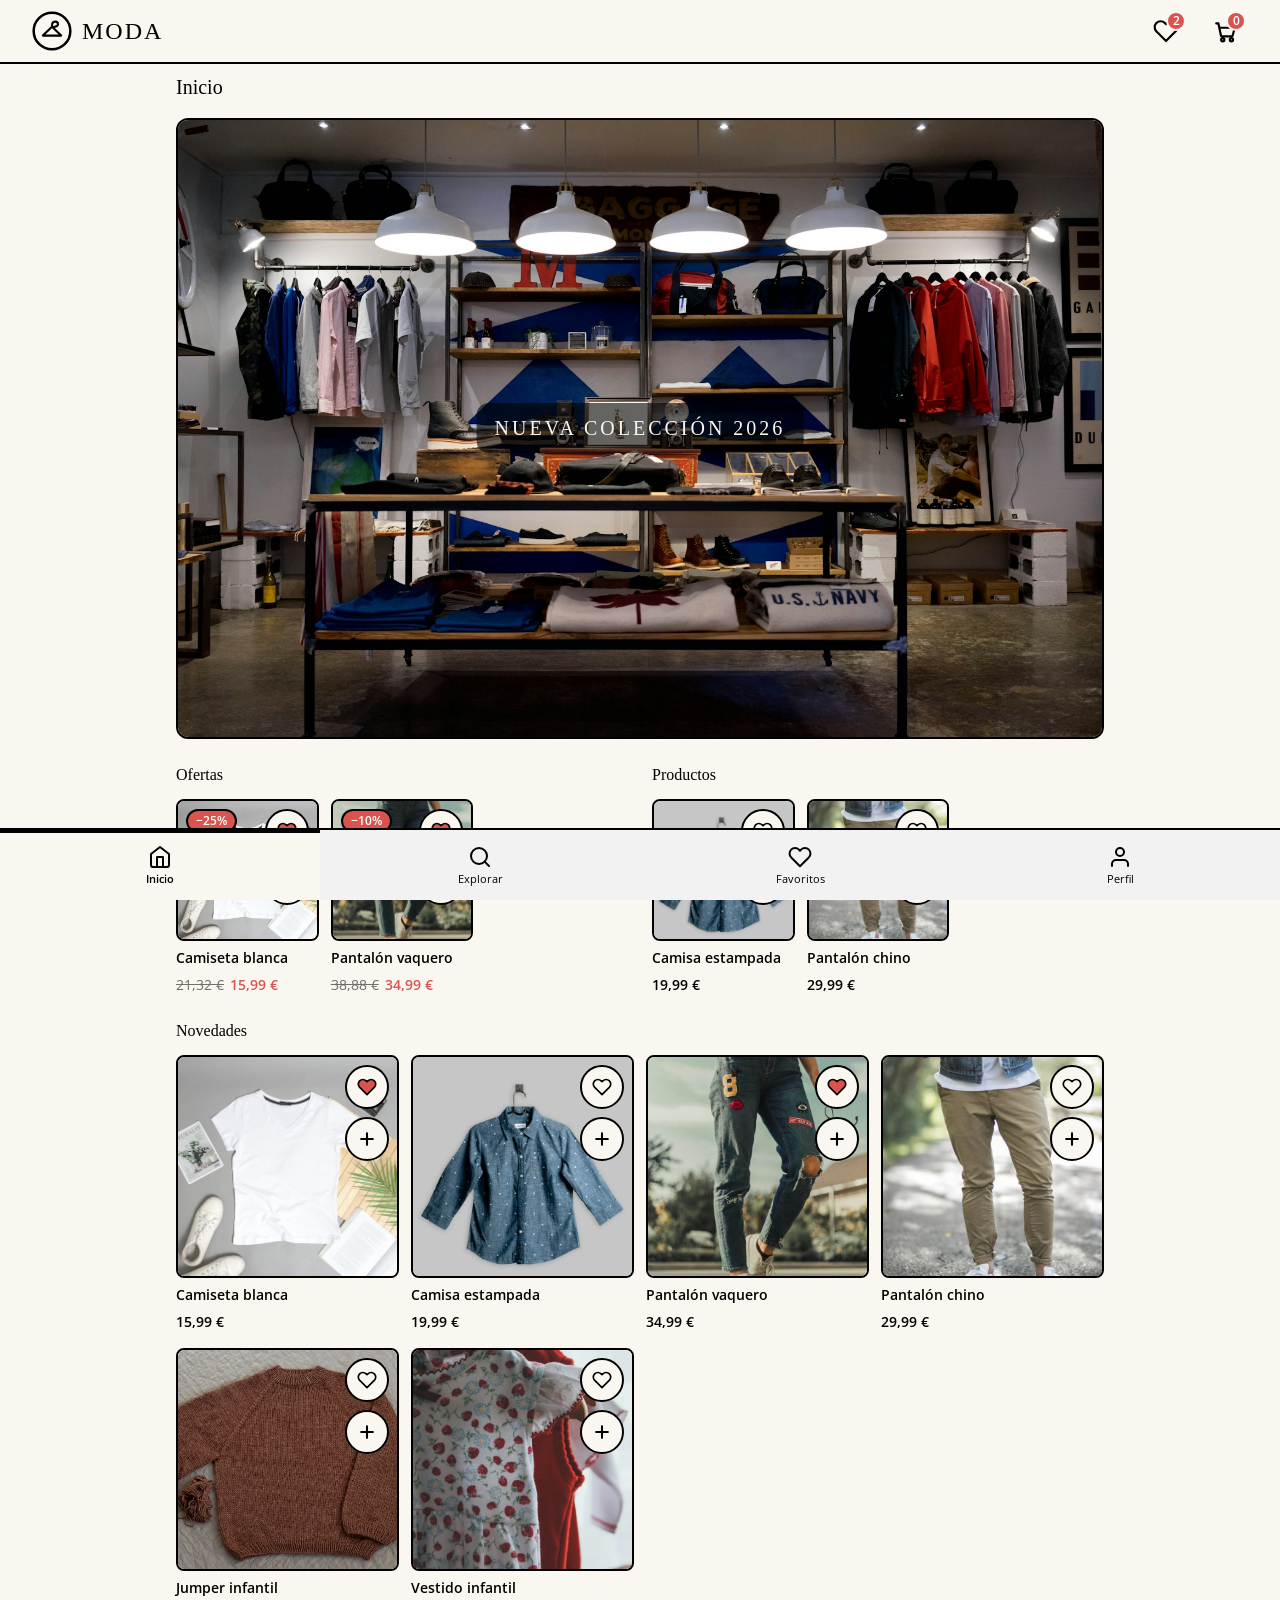
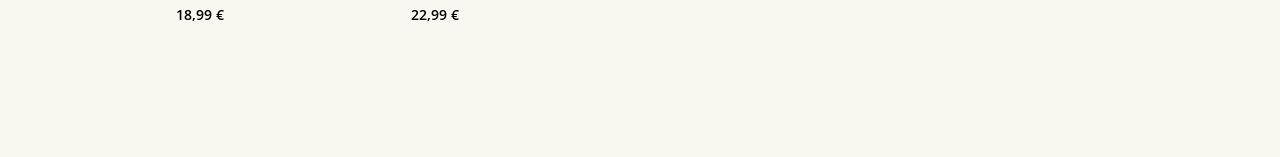
<file: index.html>
<!DOCTYPE html>
<html lang="es">
<head>
  <meta charset="UTF-8">
  <meta name="viewport" content="width=device-width, initial-scale=1.0">
  <meta name="description" content="Inicio de la tienda online de ropa — práctica DIW UT1 PR1.">
  <!-- Imágenes de producto: Unsplash (uso libre) -->
  <title>Inicio · Tienda PR1</title>
  <link rel="preconnect" href="https://fonts.googleapis.com">
  <link rel="preconnect" href="https://fonts.gstatic.com" crossorigin>
  <link href="https://fonts.googleapis.com/css2?family=Emberley&family=Open+Sans:wght@400;600&display=swap" rel="stylesheet">
  <link rel="stylesheet" href="css/base.css">
  <link rel="stylesheet" href="css/pantallas.css">
</head>
<body>
  <a class="saltar" href="#contenido">Saltar al contenido</a>

  <header class="cabecera">
    <a class="cabecera__logo" href="index.html" aria-label="MODA — ir a la portada">
      <svg class="logo__icono" viewBox="0 0 48 48" aria-hidden="true">
        <circle cx="24" cy="24" r="22" fill="#FAF6F0" stroke="#000000" stroke-width="3"></circle>
        <g fill="none" stroke="#000000" stroke-width="2.5" stroke-linecap="round" stroke-linejoin="round">
          <path d="M24 17.5c0-3 1.8-4.7 4-4.7 1.9 0 3.2 1.4 3.2 3.2 0 2.8-7.2 4.6-7.2 1.5"></path>
          <path d="M24 19 13 29.5h22L24 19z"></path>
        </g>
      </svg>
      <span class="logo__texto">MODA</span>
    </a>
    <a class="cabecera__fav" href="favoritos.html" aria-label="Ver favoritos">
      <svg class="cabecera__icono" viewBox="0 0 24 24" fill="none" stroke="currentColor" stroke-width="2" stroke-linecap="round" stroke-linejoin="round" aria-hidden="true">
        <path d="M20.84 4.61a5.5 5.5 0 0 0-7.78 0L12 5.67l-1.06-1.06a5.5 5.5 0 0 0-7.78 7.78l1.06 1.06L12 21.23l7.78-7.78 1.06-1.06a5.5 5.5 0 0 0 0-7.78z"></path>
      </svg>
      <span class="cabecera__badge" aria-hidden="true">0</span>
    </a>
    <a class="cabecera__carrito" href="carrito.html" aria-label="Ver carrito de compra">
      <svg class="cabecera__icono" viewBox="0 0 24 24" fill="none" stroke="currentColor" stroke-width="2" stroke-linecap="round" stroke-linejoin="round" aria-hidden="true">
        <circle cx="9" cy="20" r="1.5"></circle>
        <circle cx="17" cy="20" r="1.5"></circle>
        <path d="M3 5h2l2.3 11.1a1 1 0 0 0 1 .9h8.9a1 1 0 0 0 1-.8L20 9H6"></path>
      </svg>
      <span class="cabecera__badge" aria-hidden="true">0</span>
    </a>
  </header>

  <main id="contenido" class="contenedor">
    <h1 class="titulo-pantalla">Inicio</h1>

    <!-- BANNER -->
    <section class="banner" aria-label="Banner promocional">
      <img class="banner__img" src="assets/banner.jpg" alt="Interior de la tienda de ropa">
      <p class="banner__etiqueta">NUEVA COLECCIÓN 2026</p>
    </section>

    <!-- FILA: OFERTAS + PRODUCTOS -->
    <div class="fila-bloques">
      <section class="bloque" aria-labelledby="titulo-ofertas">
        <h2 class="bloque__titulo" id="titulo-ofertas">Ofertas</h2>
        <div class="grid-prod">
          <article class="prod" data-nombre="Camiseta blanca">
            <div class="prod__media">
              <img src="assets/img-w1.jpg" alt="Camiseta blanca (foto de producto)">
              <button type="button" class="prod__fav" data-fav="w1" aria-pressed="false" aria-label="Guardar Camiseta blanca en favoritos">
                <svg viewBox="0 0 24 24" fill="none" stroke="var(--negro)" stroke-width="2" stroke-linecap="round" stroke-linejoin="round" aria-hidden="true"><path d="M20.84 4.61a5.5 5.5 0 0 0-7.78 0L12 5.67l-1.06-1.06a5.5 5.5 0 0 0-7.78 7.78l1.06 1.06L12 21.23l7.78-7.78 1.06-1.06a5.5 5.5 0 0 0 0-7.78z"></path></svg>
              </button>
              <span class="prod__badge">−25%</span>
              <button type="button" class="prod__add" data-add="w1" aria-label="Añadir Camiseta blanca al carrito">
                <svg viewBox="0 0 24 24" fill="none" stroke="currentColor" stroke-width="2.5" stroke-linecap="round" aria-hidden="true"><path d="M12 5v14M5 12h14"></path></svg>
              </button>
            </div>
            <h3 class="prod__nombre">Camiseta blanca</h3>
            <p class="prod__precio"><s class="prod__precio-antiguo">21,32 €</s><span class="prod__precio-final">15,99 €</span></p>
          </article>

          <article class="prod" data-nombre="Pantalón vaquero">
            <div class="prod__media">
              <img src="assets/img-h1.jpg" alt="Pantalón vaquero (foto de producto)">
              <button type="button" class="prod__fav" data-fav="h1" aria-pressed="false" aria-label="Guardar Pantalón vaquero en favoritos">
                <svg viewBox="0 0 24 24" fill="none" stroke="var(--negro)" stroke-width="2" stroke-linecap="round" stroke-linejoin="round" aria-hidden="true"><path d="M20.84 4.61a5.5 5.5 0 0 0-7.78 0L12 5.67l-1.06-1.06a5.5 5.5 0 0 0-7.78 7.78l1.06 1.06L12 21.23l7.78-7.78 1.06-1.06a5.5 5.5 0 0 0 0-7.78z"></path></svg>
              </button>
              <span class="prod__badge">−10%</span>
              <button type="button" class="prod__add" data-add="h1" aria-label="Añadir Pantalón vaquero al carrito">
                <svg viewBox="0 0 24 24" fill="none" stroke="currentColor" stroke-width="2.5" stroke-linecap="round" aria-hidden="true"><path d="M12 5v14M5 12h14"></path></svg>
              </button>
            </div>
            <h3 class="prod__nombre">Pantalón vaquero</h3>
            <p class="prod__precio"><s class="prod__precio-antiguo">38,88 €</s><span class="prod__precio-final">34,99 €</span></p>
          </article>
        </div>
      </section>

      <section class="bloque" aria-labelledby="titulo-productos">
        <h2 class="bloque__titulo" id="titulo-productos">Productos</h2>
        <div class="grid-prod">
          <article class="prod" data-nombre="Camisa estampada">
            <div class="prod__media">
              <img src="assets/img-w2.jpg" alt="Camisa estampada (foto de producto)">
              <button type="button" class="prod__fav" data-fav="w2" aria-pressed="false" aria-label="Guardar Camisa estampada en favoritos">
                <svg viewBox="0 0 24 24" fill="none" stroke="var(--negro)" stroke-width="2" stroke-linecap="round" stroke-linejoin="round" aria-hidden="true"><path d="M20.84 4.61a5.5 5.5 0 0 0-7.78 0L12 5.67l-1.06-1.06a5.5 5.5 0 0 0-7.78 7.78l1.06 1.06L12 21.23l7.78-7.78 1.06-1.06a5.5 5.5 0 0 0 0-7.78z"></path></svg>
              </button>
              <button type="button" class="prod__add" data-add="w2" aria-label="Añadir Camisa estampada al carrito">
                <svg viewBox="0 0 24 24" fill="none" stroke="currentColor" stroke-width="2.5" stroke-linecap="round" aria-hidden="true"><path d="M12 5v14M5 12h14"></path></svg>
              </button>
            </div>
            <h3 class="prod__nombre">Camisa estampada</h3>
            <p class="prod__precio">19,99 €</p>
          </article>

          <article class="prod" data-nombre="Pantalón chino">
            <div class="prod__media">
              <img src="assets/img-h2.jpg" alt="Pantalón chino (foto de producto)">
              <button type="button" class="prod__fav" data-fav="h2" aria-pressed="false" aria-label="Guardar Pantalón chino en favoritos">
                <svg viewBox="0 0 24 24" fill="none" stroke="var(--negro)" stroke-width="2" stroke-linecap="round" stroke-linejoin="round" aria-hidden="true"><path d="M20.84 4.61a5.5 5.5 0 0 0-7.78 0L12 5.67l-1.06-1.06a5.5 5.5 0 0 0-7.78 7.78l1.06 1.06L12 21.23l7.78-7.78 1.06-1.06a5.5 5.5 0 0 0 0-7.78z"></path></svg>
              </button>
              <button type="button" class="prod__add" data-add="h2" aria-label="Añadir Pantalón chino al carrito">
                <svg viewBox="0 0 24 24" fill="none" stroke="currentColor" stroke-width="2.5" stroke-linecap="round" aria-hidden="true"><path d="M12 5v14M5 12h14"></path></svg>
              </button>
            </div>
            <h3 class="prod__nombre">Pantalón chino</h3>
            <p class="prod__precio">29,99 €</p>
          </article>
        </div>
      </section>
    </div>

    <!-- NOVEDADES -->
    <section class="bloque" aria-labelledby="titulo-novedades">
      <h2 class="bloque__titulo" id="titulo-novedades">Novedades</h2>
      <div class="grid-prod grid-prod--ancho">
        <article class="prod" data-nombre="Camiseta blanca">
          <div class="prod__media">
            <img src="assets/img-w1.jpg" alt="Camiseta blanca (foto de producto)">
            <button type="button" class="prod__fav" data-fav="w1" aria-pressed="false" aria-label="Guardar Camiseta blanca en favoritos">
              <svg viewBox="0 0 24 24" fill="none" stroke="var(--negro)" stroke-width="2" stroke-linecap="round" stroke-linejoin="round" aria-hidden="true"><path d="M20.84 4.61a5.5 5.5 0 0 0-7.78 0L12 5.67l-1.06-1.06a5.5 5.5 0 0 0-7.78 7.78l1.06 1.06L12 21.23l7.78-7.78 1.06-1.06a5.5 5.5 0 0 0 0-7.78z"></path></svg>
            </button>
            <button type="button" class="prod__add" data-add="w1" aria-label="Añadir Camiseta blanca al carrito">
              <svg viewBox="0 0 24 24" fill="none" stroke="currentColor" stroke-width="2.5" stroke-linecap="round" aria-hidden="true"><path d="M12 5v14M5 12h14"></path></svg>
            </button>
          </div>
          <h3 class="prod__nombre">Camiseta blanca</h3>
          <p class="prod__precio">15,99 €</p>
        </article>

        <article class="prod" data-nombre="Camisa estampada">
          <div class="prod__media">
            <img src="assets/img-w2.jpg" alt="Camisa estampada (foto de producto)">
            <button type="button" class="prod__fav" data-fav="w2" aria-pressed="false" aria-label="Guardar Camisa estampada en favoritos">
              <svg viewBox="0 0 24 24" fill="none" stroke="var(--negro)" stroke-width="2" stroke-linecap="round" stroke-linejoin="round" aria-hidden="true"><path d="M20.84 4.61a5.5 5.5 0 0 0-7.78 0L12 5.67l-1.06-1.06a5.5 5.5 0 0 0-7.78 7.78l1.06 1.06L12 21.23l7.78-7.78 1.06-1.06a5.5 5.5 0 0 0 0-7.78z"></path></svg>
            </button>
            <button type="button" class="prod__add" data-add="w2" aria-label="Añadir Camisa estampada al carrito">
              <svg viewBox="0 0 24 24" fill="none" stroke="currentColor" stroke-width="2.5" stroke-linecap="round" aria-hidden="true"><path d="M12 5v14M5 12h14"></path></svg>
            </button>
          </div>
          <h3 class="prod__nombre">Camisa estampada</h3>
          <p class="prod__precio">19,99 €</p>
        </article>

        <article class="prod" data-nombre="Pantalón vaquero">
          <div class="prod__media">
            <img src="assets/img-h1.jpg" alt="Pantalón vaquero (foto de producto)">
            <button type="button" class="prod__fav" data-fav="h1" aria-pressed="false" aria-label="Guardar Pantalón vaquero en favoritos">
              <svg viewBox="0 0 24 24" fill="none" stroke="var(--negro)" stroke-width="2" stroke-linecap="round" stroke-linejoin="round" aria-hidden="true"><path d="M20.84 4.61a5.5 5.5 0 0 0-7.78 0L12 5.67l-1.06-1.06a5.5 5.5 0 0 0-7.78 7.78l1.06 1.06L12 21.23l7.78-7.78 1.06-1.06a5.5 5.5 0 0 0 0-7.78z"></path></svg>
            </button>
            <button type="button" class="prod__add" data-add="h1" aria-label="Añadir Pantalón vaquero al carrito">
              <svg viewBox="0 0 24 24" fill="none" stroke="currentColor" stroke-width="2.5" stroke-linecap="round" aria-hidden="true"><path d="M12 5v14M5 12h14"></path></svg>
            </button>
          </div>
          <h3 class="prod__nombre">Pantalón vaquero</h3>
          <p class="prod__precio">34,99 €</p>
        </article>

        <article class="prod" data-nombre="Pantalón chino">
          <div class="prod__media">
            <img src="assets/img-h2.jpg" alt="Pantalón chino (foto de producto)">
            <button type="button" class="prod__fav" data-fav="h2" aria-pressed="false" aria-label="Guardar Pantalón chino en favoritos">
              <svg viewBox="0 0 24 24" fill="none" stroke="var(--negro)" stroke-width="2" stroke-linecap="round" stroke-linejoin="round" aria-hidden="true"><path d="M20.84 4.61a5.5 5.5 0 0 0-7.78 0L12 5.67l-1.06-1.06a5.5 5.5 0 0 0-7.78 7.78l1.06 1.06L12 21.23l7.78-7.78 1.06-1.06a5.5 5.5 0 0 0 0-7.78z"></path></svg>
            </button>
            <button type="button" class="prod__add" data-add="h2" aria-label="Añadir Pantalón chino al carrito">
              <svg viewBox="0 0 24 24" fill="none" stroke="currentColor" stroke-width="2.5" stroke-linecap="round" aria-hidden="true"><path d="M12 5v14M5 12h14"></path></svg>
            </button>
          </div>
          <h3 class="prod__nombre">Pantalón chino</h3>
          <p class="prod__precio">29,99 €</p>
        </article>

        <article class="prod" data-nombre="Jumper infantil">
          <div class="prod__media">
            <img src="assets/img-n1.jpg" alt="Jumper infantil (foto de producto)">
            <button type="button" class="prod__fav" data-fav="n1" aria-pressed="false" aria-label="Guardar Jumper infantil en favoritos">
              <svg viewBox="0 0 24 24" fill="none" stroke="var(--negro)" stroke-width="2" stroke-linecap="round" stroke-linejoin="round" aria-hidden="true"><path d="M20.84 4.61a5.5 5.5 0 0 0-7.78 0L12 5.67l-1.06-1.06a5.5 5.5 0 0 0-7.78 7.78l1.06 1.06L12 21.23l7.78-7.78 1.06-1.06a5.5 5.5 0 0 0 0-7.78z"></path></svg>
            </button>
            <button type="button" class="prod__add" data-add="n1" aria-label="Añadir Jumper infantil al carrito">
              <svg viewBox="0 0 24 24" fill="none" stroke="currentColor" stroke-width="2.5" stroke-linecap="round" aria-hidden="true"><path d="M12 5v14M5 12h14"></path></svg>
            </button>
          </div>
          <h3 class="prod__nombre">Jumper infantil</h3>
          <p class="prod__precio">18,99 €</p>
        </article>

        <article class="prod" data-nombre="Vestido infantil">
          <div class="prod__media">
            <img src="assets/img-n2.jpg" alt="Vestido infantil (foto de producto)">
            <button type="button" class="prod__fav" data-fav="n2" aria-pressed="false" aria-label="Guardar Vestido infantil en favoritos">
              <svg viewBox="0 0 24 24" fill="none" stroke="var(--negro)" stroke-width="2" stroke-linecap="round" stroke-linejoin="round" aria-hidden="true"><path d="M20.84 4.61a5.5 5.5 0 0 0-7.78 0L12 5.67l-1.06-1.06a5.5 5.5 0 0 0-7.78 7.78l1.06 1.06L12 21.23l7.78-7.78 1.06-1.06a5.5 5.5 0 0 0 0-7.78z"></path></svg>
            </button>
            <button type="button" class="prod__add" data-add="n2" aria-label="Añadir Vestido infantil al carrito">
              <svg viewBox="0 0 24 24" fill="none" stroke="currentColor" stroke-width="2.5" stroke-linecap="round" aria-hidden="true"><path d="M12 5v14M5 12h14"></path></svg>
            </button>
          </div>
          <h3 class="prod__nombre">Vestido infantil</h3>
          <p class="prod__precio">22,99 €</p>
        </article>
      </div>
    </section>
  </main>

  <nav class="nav-inferior" aria-label="Navegación principal">
    <a class="nav-inferior__tab" href="index.html" aria-current="page">
      <svg viewBox="0 0 24 24" fill="none" stroke="currentColor" stroke-width="2" stroke-linecap="round" stroke-linejoin="round" aria-hidden="true">
        <path d="M3 9l9-7 9 7v11a2 2 0 0 1-2 2H5a2 2 0 0 1-2-2z"></path>
        <polyline points="9 22 9 12 15 12 15 22"></polyline>
      </svg>
      <span>Inicio</span>
    </a>
    <a class="nav-inferior__tab" href="explorar.html">
      <svg viewBox="0 0 24 24" fill="none" stroke="currentColor" stroke-width="2" stroke-linecap="round" stroke-linejoin="round" aria-hidden="true">
        <circle cx="11" cy="11" r="8"></circle>
        <line x1="21" y1="21" x2="16.65" y2="16.65"></line>
      </svg>
      <span>Explorar</span>
    </a>
    <a class="nav-inferior__tab" href="favoritos.html">
      <svg viewBox="0 0 24 24" fill="none" stroke="currentColor" stroke-width="2" stroke-linecap="round" stroke-linejoin="round" aria-hidden="true">
        <path d="M20.84 4.61a5.5 5.5 0 0 0-7.78 0L12 5.67l-1.06-1.06a5.5 5.5 0 0 0-7.78 7.78l1.06 1.06L12 21.23l7.78-7.78 1.06-1.06a5.5 5.5 0 0 0 0-7.78z"></path>
      </svg>
      <span>Favoritos</span>
    </a>
    <a class="nav-inferior__tab" href="perfil.html">
      <svg viewBox="0 0 24 24" fill="none" stroke="currentColor" stroke-width="2" stroke-linecap="round" stroke-linejoin="round" aria-hidden="true">
        <path d="M20 21v-2a4 4 0 0 0-4-4H8a4 4 0 0 0-4 4v2"></path>
        <circle cx="12" cy="7" r="4"></circle>
      </svg>
      <span>Perfil</span>
    </a>
  </nav>

  <script src="js/app.js"></script>
</body>
</html>
</file>
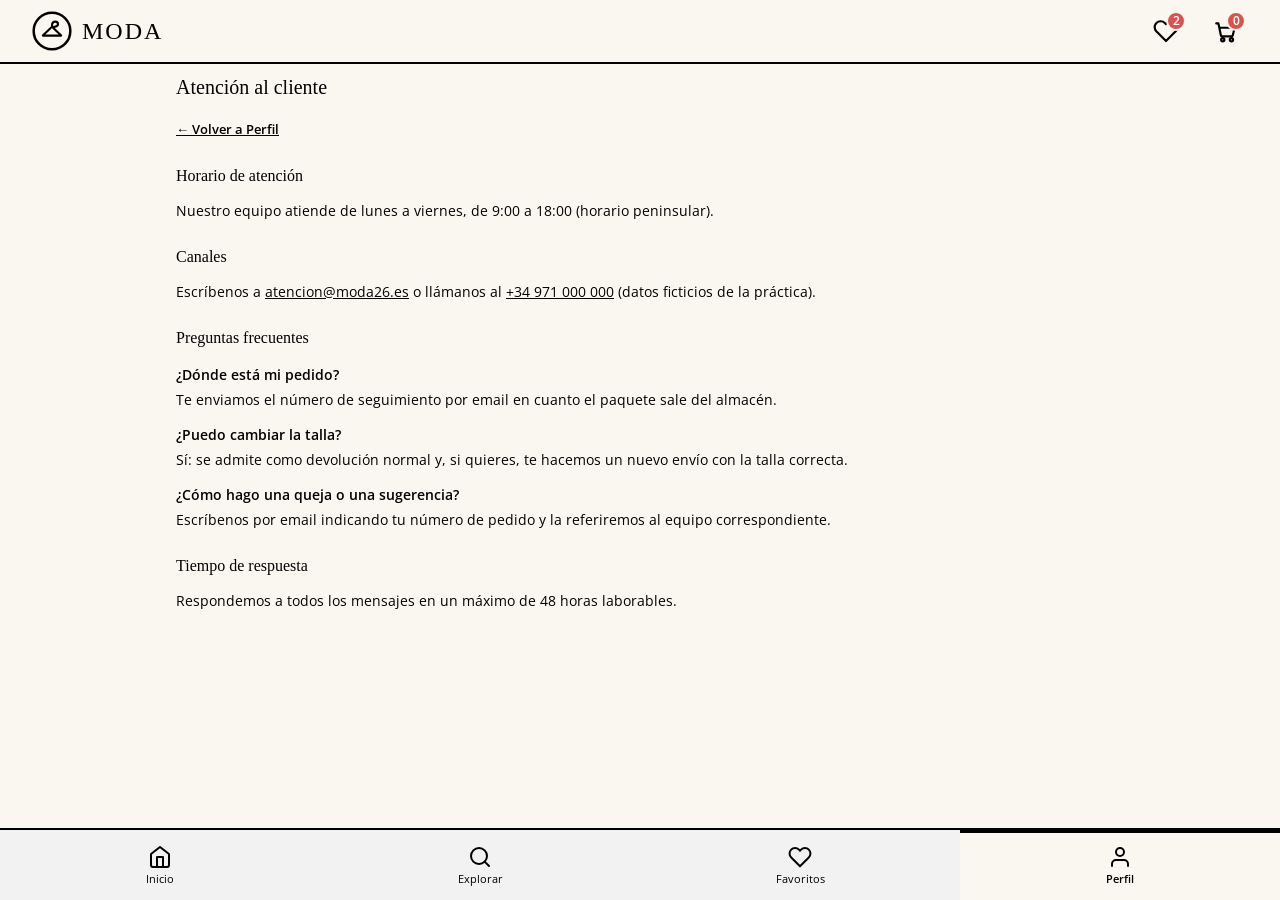
<file: atencion-al-cliente.html>
<!DOCTYPE html>
<html lang="es">
<head>
  <meta charset="UTF-8">
  <meta name="viewport" content="width=device-width, initial-scale=1.0">
  <meta name="description" content="Atención al cliente: horario, canales, preguntas frecuentes y tiempo de respuesta — práctica DIW UT1 PR1.">
  <title>Atención al cliente · Tienda PR1</title>
  <link rel="preconnect" href="https://fonts.googleapis.com">
  <link rel="preconnect" href="https://fonts.gstatic.com" crossorigin>
  <link href="https://fonts.googleapis.com/css2?family=Emberley&family=Open+Sans:wght@400;600&display=swap" rel="stylesheet">
  <link rel="stylesheet" href="css/base.css">
  <link rel="stylesheet" href="css/pantallas.css">
</head>
<body>
  <a class="saltar" href="#contenido">Saltar al contenido</a>

  <header class="cabecera">
    <a class="cabecera__logo" href="index.html" aria-label="MODA — ir a la portada">
      <svg class="logo__icono" viewBox="0 0 48 48" aria-hidden="true">
        <circle cx="24" cy="24" r="22" fill="#FAF6F0" stroke="#000000" stroke-width="3"></circle>
        <g fill="none" stroke="#000000" stroke-width="2.5" stroke-linecap="round" stroke-linejoin="round">
          <path d="M24 17.5c0-3 1.8-4.7 4-4.7 1.9 0 3.2 1.4 3.2 3.2 0 2.8-7.2 4.6-7.2 1.5"></path>
          <path d="M24 19 13 29.5h22L24 19z"></path>
        </g>
      </svg>
      <span class="logo__texto">MODA</span>
    </a>
    <a class="cabecera__fav" href="favoritos.html" aria-label="Ver favoritos">
      <svg class="cabecera__icono" viewBox="0 0 24 24" fill="none" stroke="currentColor" stroke-width="2" stroke-linecap="round" stroke-linejoin="round" aria-hidden="true">
        <path d="M20.84 4.61a5.5 5.5 0 0 0-7.78 0L12 5.67l-1.06-1.06a5.5 5.5 0 0 0-7.78 7.78l1.06 1.06L12 21.23l7.78-7.78 1.06-1.06a5.5 5.5 0 0 0 0-7.78z"></path>
      </svg>
      <span class="cabecera__badge" aria-hidden="true">0</span>
    </a>
    <a class="cabecera__carrito" href="carrito.html" aria-label="Ver carrito de compra">
      <svg class="cabecera__icono" viewBox="0 0 24 24" fill="none" stroke="currentColor" stroke-width="2" stroke-linecap="round" stroke-linejoin="round" aria-hidden="true">
        <circle cx="9" cy="20" r="1.5"></circle>
        <circle cx="17" cy="20" r="1.5"></circle>
        <path d="M3 5h2l2.3 11.1a1 1 0 0 0 1 .9h8.9a1 1 0 0 0 1-.8L20 9H6"></path>
      </svg>
      <span class="cabecera__badge" aria-hidden="true">0</span>
    </a>
  </header>

  <main id="contenido" class="contenedor pagina-texto">
    <h1 class="titulo-pantalla">Atención al cliente</h1>
    <a class="enlace-volver" href="perfil.html">← Volver a Perfil</a>

    <section class="bloque" aria-labelledby="horario">
      <h2 class="bloque__titulo" id="horario">Horario de atención</h2>
      <p>Nuestro equipo atiende de lunes a viernes, de 9:00 a 18:00 (horario peninsular).</p>
    </section>

    <section class="bloque" aria-labelledby="canales">
      <h2 class="bloque__titulo" id="canales">Canales</h2>
      <p>Escríbenos a <a href="mailto:atencion@moda26.es">atencion@moda26.es</a> o llámanos al <a href="tel:+34971000000">+34 971 000 000</a> (datos ficticios de la práctica).</p>
    </section>

    <section class="bloque" aria-labelledby="faq">
      <h2 class="bloque__titulo" id="faq">Preguntas frecuentes</h2>
      <dl class="faq">
        <dt>¿Dónde está mi pedido?</dt>
        <dd>Te enviamos el número de seguimiento por email en cuanto el paquete sale del almacén.</dd>
        <dt>¿Puedo cambiar la talla?</dt>
        <dd>Sí: se admite como devolución normal y, si quieres, te hacemos un nuevo envío con la talla correcta.</dd>
        <dt>¿Cómo hago una queja o una sugerencia?</dt>
        <dd>Escríbenos por email indicando tu número de pedido y la referiremos al equipo correspondiente.</dd>
      </dl>
    </section>

    <section class="bloque" aria-labelledby="respuesta">
      <h2 class="bloque__titulo" id="respuesta">Tiempo de respuesta</h2>
      <p>Respondemos a todos los mensajes en un máximo de 48 horas laborables.</p>
    </section>
  </main>

  <nav class="nav-inferior" aria-label="Navegación principal">
    <a class="nav-inferior__tab" href="index.html">
      <svg viewBox="0 0 24 24" fill="none" stroke="currentColor" stroke-width="2" stroke-linecap="round" stroke-linejoin="round" aria-hidden="true">
        <path d="M3 9l9-7 9 7v11a2 2 0 0 1-2 2H5a2 2 0 0 1-2-2z"></path>
        <polyline points="9 22 9 12 15 12 15 22"></polyline>
      </svg>
      <span>Inicio</span>
    </a>
    <a class="nav-inferior__tab" href="explorar.html">
      <svg viewBox="0 0 24 24" fill="none" stroke="currentColor" stroke-width="2" stroke-linecap="round" stroke-linejoin="round" aria-hidden="true">
        <circle cx="11" cy="11" r="8"></circle>
        <line x1="21" y1="21" x2="16.65" y2="16.65"></line>
      </svg>
      <span>Explorar</span>
    </a>
    <a class="nav-inferior__tab" href="favoritos.html">
      <svg viewBox="0 0 24 24" fill="none" stroke="currentColor" stroke-width="2" stroke-linecap="round" stroke-linejoin="round" aria-hidden="true">
        <path d="M20.84 4.61a5.5 5.5 0 0 0-7.78 0L12 5.67l-1.06-1.06a5.5 5.5 0 0 0-7.78 7.78l1.06 1.06L12 21.23l7.78-7.78 1.06-1.06a5.5 5.5 0 0 0 0-7.78z"></path>
      </svg>
      <span>Favoritos</span>
    </a>
    <a class="nav-inferior__tab" href="perfil.html" aria-current="page">
      <svg viewBox="0 0 24 24" fill="none" stroke="currentColor" stroke-width="2" stroke-linecap="round" stroke-linejoin="round" aria-hidden="true">
        <path d="M20 21v-2a4 4 0 0 0-4-4H8a4 4 0 0 0-4 4v2"></path>
        <circle cx="12" cy="7" r="4"></circle>
      </svg>
      <span>Perfil</span>
    </a>
  </nav>

  <script src="js/app.js"></script>
</body>
</html>
</file>
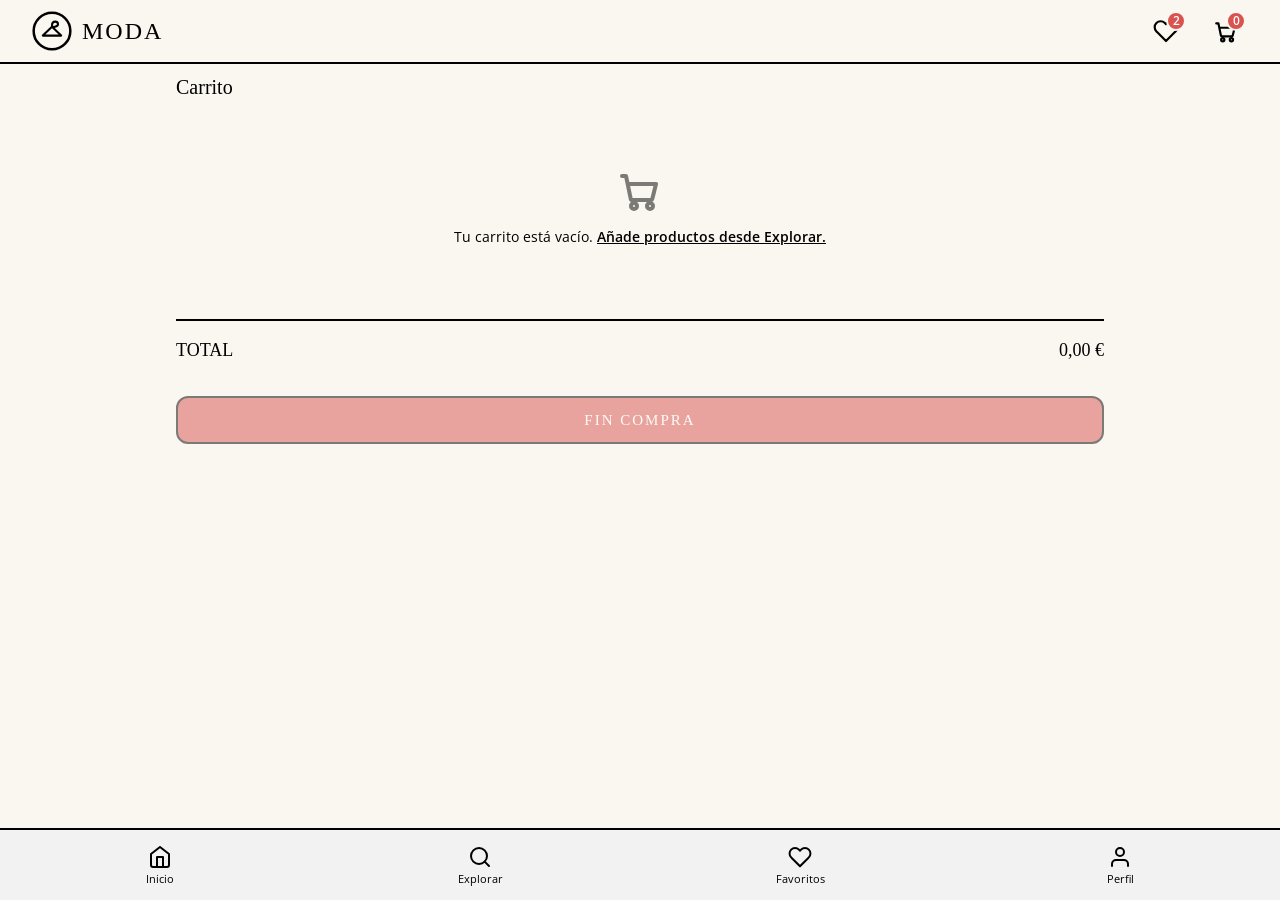
<file: carrito.html>
<!DOCTYPE html>
<html lang="es">
<head>
  <meta charset="UTF-8">
  <meta name="viewport" content="width=device-width, initial-scale=1.0">
  <meta name="description" content="Carrito de compra de la tienda online de ropa — práctica DIW UT1 PR1.">
  <!-- Imágenes de producto: Unsplash (uso libre) -->
  <title>Carrito · Tienda PR1</title>
  <link rel="preconnect" href="https://fonts.googleapis.com">
  <link rel="preconnect" href="https://fonts.gstatic.com" crossorigin>
  <link href="https://fonts.googleapis.com/css2?family=Emberley&family=Open+Sans:wght@400;600&display=swap" rel="stylesheet">
  <link rel="stylesheet" href="css/base.css">
  <link rel="stylesheet" href="css/pantallas.css">
</head>
<body>
  <a class="saltar" href="#contenido">Saltar al contenido</a>

  <header class="cabecera">
    <a class="cabecera__logo" href="index.html" aria-label="MODA — ir a la portada">
      <svg class="logo__icono" viewBox="0 0 48 48" aria-hidden="true">
        <circle cx="24" cy="24" r="22" fill="#FAF6F0" stroke="#000000" stroke-width="3"></circle>
        <g fill="none" stroke="#000000" stroke-width="2.5" stroke-linecap="round" stroke-linejoin="round">
          <path d="M24 17.5c0-3 1.8-4.7 4-4.7 1.9 0 3.2 1.4 3.2 3.2 0 2.8-7.2 4.6-7.2 1.5"></path>
          <path d="M24 19 13 29.5h22L24 19z"></path>
        </g>
      </svg>
      <span class="logo__texto">MODA</span>
    </a>
    <a class="cabecera__fav" href="favoritos.html" aria-label="Ver favoritos">
      <svg class="cabecera__icono" viewBox="0 0 24 24" fill="none" stroke="currentColor" stroke-width="2" stroke-linecap="round" stroke-linejoin="round" aria-hidden="true">
        <path d="M20.84 4.61a5.5 5.5 0 0 0-7.78 0L12 5.67l-1.06-1.06a5.5 5.5 0 0 0-7.78 7.78l1.06 1.06L12 21.23l7.78-7.78 1.06-1.06a5.5 5.5 0 0 0 0-7.78z"></path>
      </svg>
      <span class="cabecera__badge" aria-hidden="true">0</span>
    </a>
    <a class="cabecera__carrito" href="carrito.html" aria-label="Ver carrito de compra">
      <svg class="cabecera__icono" viewBox="0 0 24 24" fill="none" stroke="currentColor" stroke-width="2" stroke-linecap="round" stroke-linejoin="round" aria-hidden="true">
        <circle cx="9" cy="20" r="1.5"></circle>
        <circle cx="17" cy="20" r="1.5"></circle>
        <path d="M3 5h2l2.3 11.1a1 1 0 0 0 1 .9h8.9a1 1 0 0 0 1-.8L20 9H6"></path>
      </svg>
      <span class="cabecera__badge" aria-hidden="true">0</span>
    </a>
  </header>

  <main id="contenido" class="contenedor">
    <h1 class="titulo-pantalla">Carrito</h1>

    <!-- Estado vacío: visible solo si el carrito no tiene artículos -->
    <div class="estado-vacio estado-vacio--carrito" hidden>
      <svg viewBox="0 0 24 24" fill="none" stroke="currentColor" stroke-width="2" stroke-linecap="round" stroke-linejoin="round" aria-hidden="true">
        <circle cx="9" cy="20" r="1.5"></circle>
        <circle cx="17" cy="20" r="1.5"></circle>
        <path d="M3 5h2l2.3 11.1a1 1 0 0 0 1 .9h8.9a1 1 0 0 0 1-.8L20 9H6"></path>
      </svg>
      <p>Tu carrito está vacío. <a href="explorar.html">Añade productos desde Explorar.</a></p>
    </div>

    <!-- Las filas se renderizan con JS (js/app.js) -->
    <ul class="lista-carrito" aria-label="Productos en el carrito"></ul>

    <p class="total">
      <span class="total__etiqueta">TOTAL</span>
      <span class="total__valor" aria-live="polite">0,00 €</span>
    </p>

    <button type="button" class="btn-fin" disabled>FIN COMPRA</button>
  </main>

  <nav class="nav-inferior" aria-label="Navegación principal">
    <a class="nav-inferior__tab" href="index.html">
      <svg viewBox="0 0 24 24" fill="none" stroke="currentColor" stroke-width="2" stroke-linecap="round" stroke-linejoin="round" aria-hidden="true">
        <path d="M3 9l9-7 9 7v11a2 2 0 0 1-2 2H5a2 2 0 0 1-2-2z"></path>
        <polyline points="9 22 9 12 15 12 15 22"></polyline>
      </svg>
      <span>Inicio</span>
    </a>
    <a class="nav-inferior__tab" href="explorar.html">
      <svg viewBox="0 0 24 24" fill="none" stroke="currentColor" stroke-width="2" stroke-linecap="round" stroke-linejoin="round" aria-hidden="true">
        <circle cx="11" cy="11" r="8"></circle>
        <line x1="21" y1="21" x2="16.65" y2="16.65"></line>
      </svg>
      <span>Explorar</span>
    </a>
    <a class="nav-inferior__tab" href="favoritos.html">
      <svg viewBox="0 0 24 24" fill="none" stroke="currentColor" stroke-width="2" stroke-linecap="round" stroke-linejoin="round" aria-hidden="true">
        <path d="M20.84 4.61a5.5 5.5 0 0 0-7.78 0L12 5.67l-1.06-1.06a5.5 5.5 0 0 0-7.78 7.78l1.06 1.06L12 21.23l7.78-7.78 1.06-1.06a5.5 5.5 0 0 0 0-7.78z"></path>
      </svg>
      <span>Favoritos</span>
    </a>
    <a class="nav-inferior__tab" href="perfil.html">
      <svg viewBox="0 0 24 24" fill="none" stroke="currentColor" stroke-width="2" stroke-linecap="round" stroke-linejoin="round" aria-hidden="true">
        <path d="M20 21v-2a4 4 0 0 0-4-4H8a4 4 0 0 0-4 4v2"></path>
        <circle cx="12" cy="7" r="4"></circle>
      </svg>
      <span>Perfil</span>
    </a>
  </nav>

  <script src="js/app.js"></script>
</body>
</html>
</file>
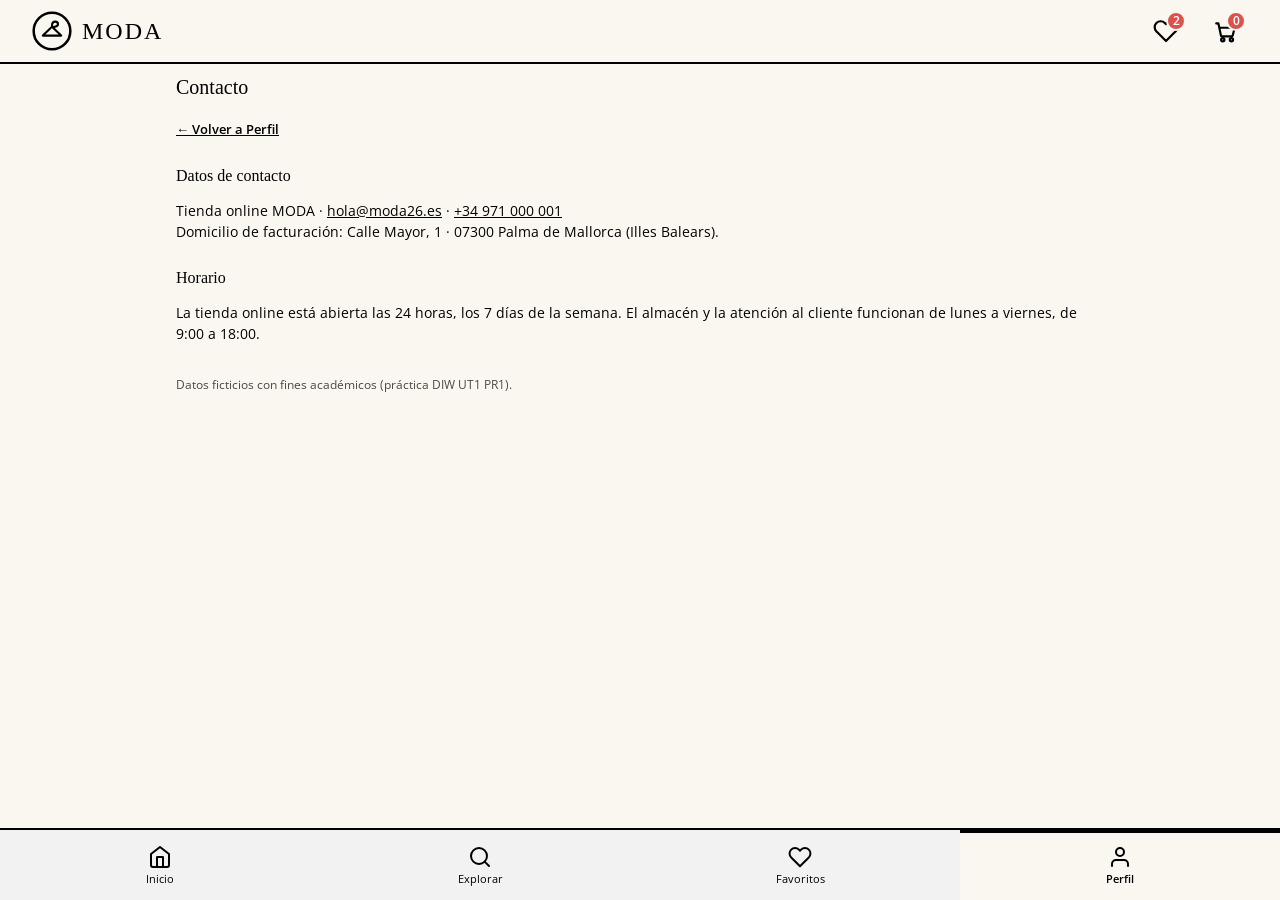
<file: contacto.html>
<!DOCTYPE html>
<html lang="es">
<head>
  <meta charset="UTF-8">
  <meta name="viewport" content="width=device-width, initial-scale=1.0">
  <meta name="description" content="Contacto de la tienda online MODA — práctica DIW UT1 PR1.">
  <title>Contacto · Tienda PR1</title>
  <link rel="preconnect" href="https://fonts.googleapis.com">
  <link rel="preconnect" href="https://fonts.gstatic.com" crossorigin>
  <link href="https://fonts.googleapis.com/css2?family=Emberley&family=Open+Sans:wght@400;600&display=swap" rel="stylesheet">
  <link rel="stylesheet" href="css/base.css">
  <link rel="stylesheet" href="css/pantallas.css">
</head>
<body>
  <a class="saltar" href="#contenido">Saltar al contenido</a>

  <header class="cabecera">
    <a class="cabecera__logo" href="index.html" aria-label="MODA — ir a la portada">
      <svg class="logo__icono" viewBox="0 0 48 48" aria-hidden="true">
        <circle cx="24" cy="24" r="22" fill="#FAF6F0" stroke="#000000" stroke-width="3"></circle>
        <g fill="none" stroke="#000000" stroke-width="2.5" stroke-linecap="round" stroke-linejoin="round">
          <path d="M24 17.5c0-3 1.8-4.7 4-4.7 1.9 0 3.2 1.4 3.2 3.2 0 2.8-7.2 4.6-7.2 1.5"></path>
          <path d="M24 19 13 29.5h22L24 19z"></path>
        </g>
      </svg>
      <span class="logo__texto">MODA</span>
    </a>
    <a class="cabecera__fav" href="favoritos.html" aria-label="Ver favoritos">
      <svg class="cabecera__icono" viewBox="0 0 24 24" fill="none" stroke="currentColor" stroke-width="2" stroke-linecap="round" stroke-linejoin="round" aria-hidden="true">
        <path d="M20.84 4.61a5.5 5.5 0 0 0-7.78 0L12 5.67l-1.06-1.06a5.5 5.5 0 0 0-7.78 7.78l1.06 1.06L12 21.23l7.78-7.78 1.06-1.06a5.5 5.5 0 0 0 0-7.78z"></path>
      </svg>
      <span class="cabecera__badge" aria-hidden="true">0</span>
    </a>
    <a class="cabecera__carrito" href="carrito.html" aria-label="Ver carrito de compra">
      <svg class="cabecera__icono" viewBox="0 0 24 24" fill="none" stroke="currentColor" stroke-width="2" stroke-linecap="round" stroke-linejoin="round" aria-hidden="true">
        <circle cx="9" cy="20" r="1.5"></circle>
        <circle cx="17" cy="20" r="1.5"></circle>
        <path d="M3 5h2l2.3 11.1a1 1 0 0 0 1 .9h8.9a1 1 0 0 0 1-.8L20 9H6"></path>
      </svg>
      <span class="cabecera__badge" aria-hidden="true">0</span>
    </a>
  </header>

  <main id="contenido" class="contenedor pagina-texto">
    <h1 class="titulo-pantalla">Contacto</h1>
    <a class="enlace-volver" href="perfil.html">← Volver a Perfil</a>

    <section class="bloque" aria-labelledby="datos">
      <h2 class="bloque__titulo" id="datos">Datos de contacto</h2>
      <p>Tienda online MODA · <a href="mailto:hola@moda26.es">hola@moda26.es</a> · <a href="tel:+34971000001">+34 971 000 001</a></p>
      <p>Domicilio de facturación: Calle Mayor, 1 · 07300 Palma de Mallorca (Illes Balears).</p>
    </section>

    <section class="bloque" aria-labelledby="horario">
      <h2 class="bloque__titulo" id="horario">Horario</h2>
      <p>La tienda online está abierta las 24 horas, los 7 días de la semana. El almacén y la atención al cliente funcionan de lunes a viernes, de 9:00 a 18:00.</p>
    </section>

    <p class="nota-pie">Datos ficticios con fines académicos (práctica DIW UT1 PR1).</p>
  </main>

  <nav class="nav-inferior" aria-label="Navegación principal">
    <a class="nav-inferior__tab" href="index.html">
      <svg viewBox="0 0 24 24" fill="none" stroke="currentColor" stroke-width="2" stroke-linecap="round" stroke-linejoin="round" aria-hidden="true">
        <path d="M3 9l9-7 9 7v11a2 2 0 0 1-2 2H5a2 2 0 0 1-2-2z"></path>
        <polyline points="9 22 9 12 15 12 15 22"></polyline>
      </svg>
      <span>Inicio</span>
    </a>
    <a class="nav-inferior__tab" href="explorar.html">
      <svg viewBox="0 0 24 24" fill="none" stroke="currentColor" stroke-width="2" stroke-linecap="round" stroke-linejoin="round" aria-hidden="true">
        <circle cx="11" cy="11" r="8"></circle>
        <line x1="21" y1="21" x2="16.65" y2="16.65"></line>
      </svg>
      <span>Explorar</span>
    </a>
    <a class="nav-inferior__tab" href="favoritos.html">
      <svg viewBox="0 0 24 24" fill="none" stroke="currentColor" stroke-width="2" stroke-linecap="round" stroke-linejoin="round" aria-hidden="true">
        <path d="M20.84 4.61a5.5 5.5 0 0 0-7.78 0L12 5.67l-1.06-1.06a5.5 5.5 0 0 0-7.78 7.78l1.06 1.06L12 21.23l7.78-7.78 1.06-1.06a5.5 5.5 0 0 0 0-7.78z"></path>
      </svg>
      <span>Favoritos</span>
    </a>
    <a class="nav-inferior__tab" href="perfil.html" aria-current="page">
      <svg viewBox="0 0 24 24" fill="none" stroke="currentColor" stroke-width="2" stroke-linecap="round" stroke-linejoin="round" aria-hidden="true">
        <path d="M20 21v-2a4 4 0 0 0-4-4H8a4 4 0 0 0-4 4v2"></path>
        <circle cx="12" cy="7" r="4"></circle>
      </svg>
      <span>Perfil</span>
    </a>
  </nav>

  <script src="js/app.js"></script>
</body>
</html>
</file>
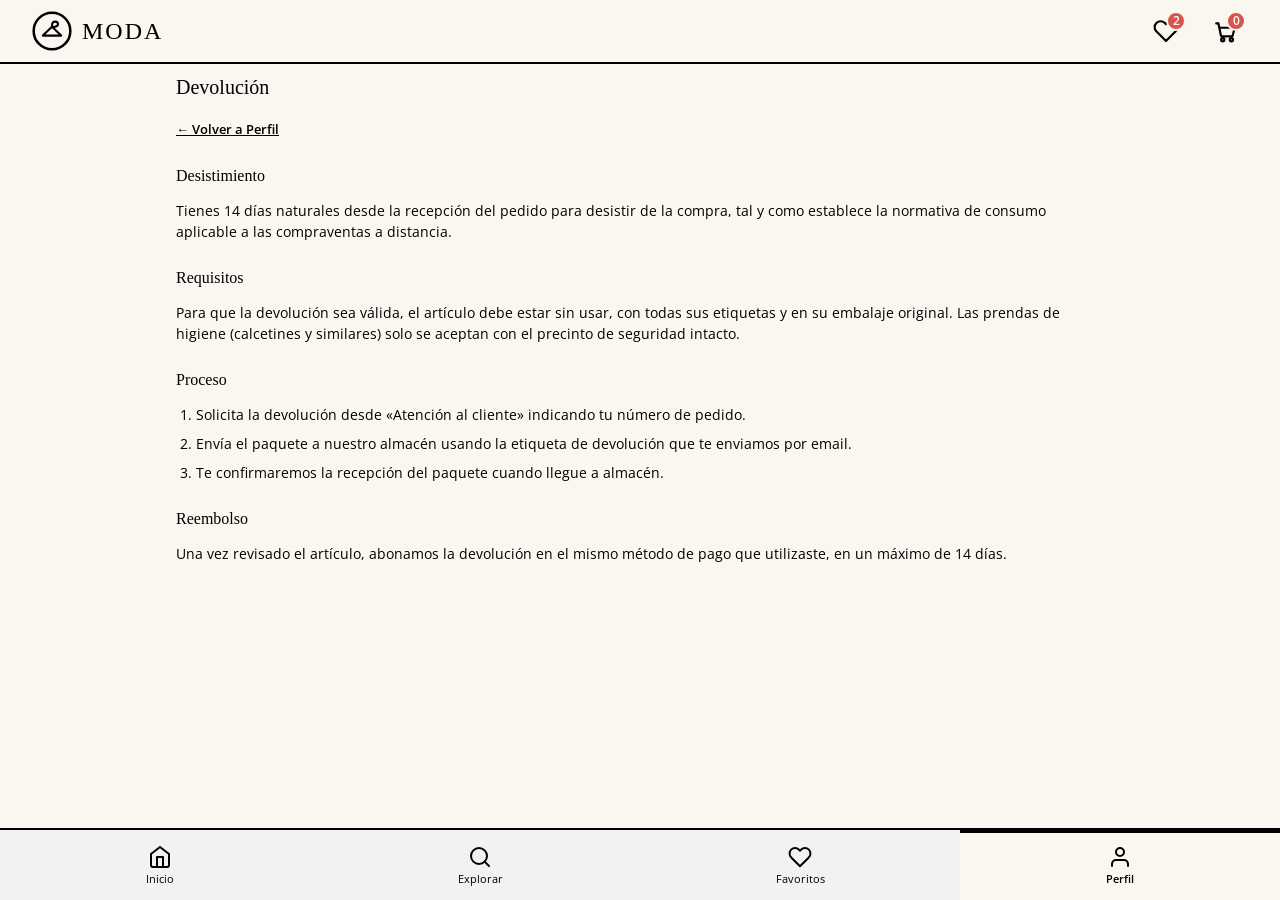
<file: devolucion.html>
<!DOCTYPE html>
<html lang="es">
<head>
  <meta charset="UTF-8">
  <meta name="viewport" content="width=device-width, initial-scale=1.0">
  <meta name="description" content="Devoluciones: desistimiento, requisitos, proceso y reembolso — práctica DIW UT1 PR1.">
  <title>Devolución · Tienda PR1</title>
  <link rel="preconnect" href="https://fonts.googleapis.com">
  <link rel="preconnect" href="https://fonts.gstatic.com" crossorigin>
  <link href="https://fonts.googleapis.com/css2?family=Emberley&family=Open+Sans:wght@400;600&display=swap" rel="stylesheet">
  <link rel="stylesheet" href="css/base.css">
  <link rel="stylesheet" href="css/pantallas.css">
</head>
<body>
  <a class="saltar" href="#contenido">Saltar al contenido</a>

  <header class="cabecera">
    <a class="cabecera__logo" href="index.html" aria-label="MODA — ir a la portada">
      <svg class="logo__icono" viewBox="0 0 48 48" aria-hidden="true">
        <circle cx="24" cy="24" r="22" fill="#FAF6F0" stroke="#000000" stroke-width="3"></circle>
        <g fill="none" stroke="#000000" stroke-width="2.5" stroke-linecap="round" stroke-linejoin="round">
          <path d="M24 17.5c0-3 1.8-4.7 4-4.7 1.9 0 3.2 1.4 3.2 3.2 0 2.8-7.2 4.6-7.2 1.5"></path>
          <path d="M24 19 13 29.5h22L24 19z"></path>
        </g>
      </svg>
      <span class="logo__texto">MODA</span>
    </a>
    <a class="cabecera__fav" href="favoritos.html" aria-label="Ver favoritos">
      <svg class="cabecera__icono" viewBox="0 0 24 24" fill="none" stroke="currentColor" stroke-width="2" stroke-linecap="round" stroke-linejoin="round" aria-hidden="true">
        <path d="M20.84 4.61a5.5 5.5 0 0 0-7.78 0L12 5.67l-1.06-1.06a5.5 5.5 0 0 0-7.78 7.78l1.06 1.06L12 21.23l7.78-7.78 1.06-1.06a5.5 5.5 0 0 0 0-7.78z"></path>
      </svg>
      <span class="cabecera__badge" aria-hidden="true">0</span>
    </a>
    <a class="cabecera__carrito" href="carrito.html" aria-label="Ver carrito de compra">
      <svg class="cabecera__icono" viewBox="0 0 24 24" fill="none" stroke="currentColor" stroke-width="2" stroke-linecap="round" stroke-linejoin="round" aria-hidden="true">
        <circle cx="9" cy="20" r="1.5"></circle>
        <circle cx="17" cy="20" r="1.5"></circle>
        <path d="M3 5h2l2.3 11.1a1 1 0 0 0 1 .9h8.9a1 1 0 0 0 1-.8L20 9H6"></path>
      </svg>
      <span class="cabecera__badge" aria-hidden="true">0</span>
    </a>
  </header>

  <main id="contenido" class="contenedor pagina-texto">
    <h1 class="titulo-pantalla">Devolución</h1>
    <a class="enlace-volver" href="perfil.html">← Volver a Perfil</a>

    <section class="bloque" aria-labelledby="desistimiento">
      <h2 class="bloque__titulo" id="desistimiento">Desistimiento</h2>
      <p>Tienes 14 días naturales desde la recepción del pedido para desistir de la compra, tal y como establece la normativa de consumo aplicable a las compraventas a distancia.</p>
    </section>

    <section class="bloque" aria-labelledby="requisitos">
      <h2 class="bloque__titulo" id="requisitos">Requisitos</h2>
      <p>Para que la devolución sea válida, el artículo debe estar sin usar, con todas sus etiquetas y en su embalaje original. Las prendas de higiene (calcetines y similares) solo se aceptan con el precinto de seguridad intacto.</p>
    </section>

    <section class="bloque" aria-labelledby="proceso">
      <h2 class="bloque__titulo" id="proceso">Proceso</h2>
      <ol class="pasos">
        <li>Solicita la devolución desde «Atención al cliente» indicando tu número de pedido.</li>
        <li>Envía el paquete a nuestro almacén usando la etiqueta de devolución que te enviamos por email.</li>
        <li>Te confirmaremos la recepción del paquete cuando llegue a almacén.</li>
      </ol>
    </section>

    <section class="bloque" aria-labelledby="reembolso">
      <h2 class="bloque__titulo" id="reembolso">Reembolso</h2>
      <p>Una vez revisado el artículo, abonamos la devolución en el mismo método de pago que utilizaste, en un máximo de 14 días.</p>
    </section>
  </main>

  <nav class="nav-inferior" aria-label="Navegación principal">
    <a class="nav-inferior__tab" href="index.html">
      <svg viewBox="0 0 24 24" fill="none" stroke="currentColor" stroke-width="2" stroke-linecap="round" stroke-linejoin="round" aria-hidden="true">
        <path d="M3 9l9-7 9 7v11a2 2 0 0 1-2 2H5a2 2 0 0 1-2-2z"></path>
        <polyline points="9 22 9 12 15 12 15 22"></polyline>
      </svg>
      <span>Inicio</span>
    </a>
    <a class="nav-inferior__tab" href="explorar.html">
      <svg viewBox="0 0 24 24" fill="none" stroke="currentColor" stroke-width="2" stroke-linecap="round" stroke-linejoin="round" aria-hidden="true">
        <circle cx="11" cy="11" r="8"></circle>
        <line x1="21" y1="21" x2="16.65" y2="16.65"></line>
      </svg>
      <span>Explorar</span>
    </a>
    <a class="nav-inferior__tab" href="favoritos.html">
      <svg viewBox="0 0 24 24" fill="none" stroke="currentColor" stroke-width="2" stroke-linecap="round" stroke-linejoin="round" aria-hidden="true">
        <path d="M20.84 4.61a5.5 5.5 0 0 0-7.78 0L12 5.67l-1.06-1.06a5.5 5.5 0 0 0-7.78 7.78l1.06 1.06L12 21.23l7.78-7.78 1.06-1.06a5.5 5.5 0 0 0 0-7.78z"></path>
      </svg>
      <span>Favoritos</span>
    </a>
    <a class="nav-inferior__tab" href="perfil.html" aria-current="page">
      <svg viewBox="0 0 24 24" fill="none" stroke="currentColor" stroke-width="2" stroke-linecap="round" stroke-linejoin="round" aria-hidden="true">
        <path d="M20 21v-2a4 4 0 0 0-4-4H8a4 4 0 0 0-4 4v2"></path>
        <circle cx="12" cy="7" r="4"></circle>
      </svg>
      <span>Perfil</span>
    </a>
  </nav>

  <script src="js/app.js"></script>
</body>
</html>
</file>
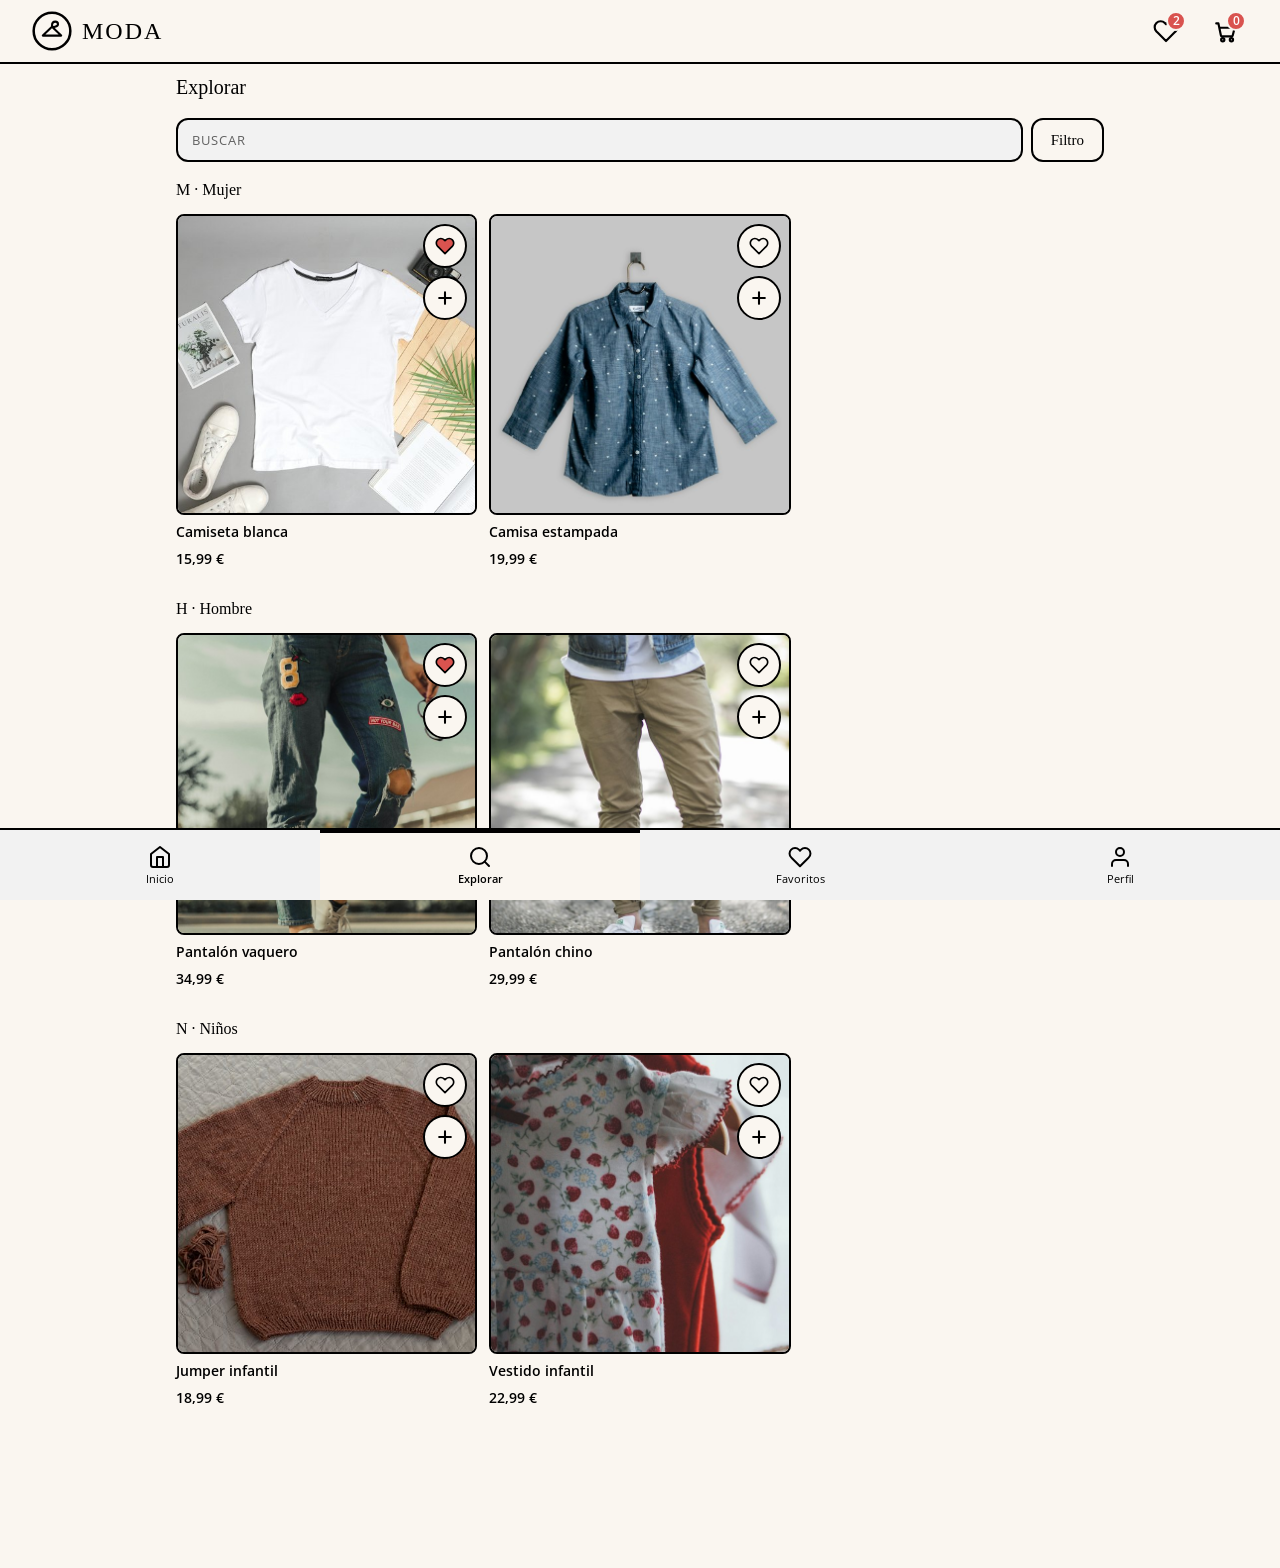
<file: explorar.html>
<!DOCTYPE html>
<html lang="es">
<head>
  <meta charset="UTF-8">
  <meta name="viewport" content="width=device-width, initial-scale=1.0">
  <meta name="description" content="Explorar productos por categoría — práctica DIW UT1 PR1.">
  <!-- Imágenes de producto: Unsplash (uso libre) -->
  <title>Explorar · Tienda PR1</title>
  <link rel="preconnect" href="https://fonts.googleapis.com">
  <link rel="preconnect" href="https://fonts.gstatic.com" crossorigin>
  <link href="https://fonts.googleapis.com/css2?family=Emberley&family=Open+Sans:wght@400;600&display=swap" rel="stylesheet">
  <link rel="stylesheet" href="css/base.css">
  <link rel="stylesheet" href="css/pantallas.css">
</head>
<body>
  <a class="saltar" href="#contenido">Saltar al contenido</a>

  <header class="cabecera">
    <a class="cabecera__logo" href="index.html" aria-label="MODA — ir a la portada">
      <svg class="logo__icono" viewBox="0 0 48 48" aria-hidden="true">
        <circle cx="24" cy="24" r="22" fill="#FAF6F0" stroke="#000000" stroke-width="3"></circle>
        <g fill="none" stroke="#000000" stroke-width="2.5" stroke-linecap="round" stroke-linejoin="round">
          <path d="M24 17.5c0-3 1.8-4.7 4-4.7 1.9 0 3.2 1.4 3.2 3.2 0 2.8-7.2 4.6-7.2 1.5"></path>
          <path d="M24 19 13 29.5h22L24 19z"></path>
        </g>
      </svg>
      <span class="logo__texto">MODA</span>
    </a>
    <a class="cabecera__fav" href="favoritos.html" aria-label="Ver favoritos">
      <svg class="cabecera__icono" viewBox="0 0 24 24" fill="none" stroke="currentColor" stroke-width="2" stroke-linecap="round" stroke-linejoin="round" aria-hidden="true">
        <path d="M20.84 4.61a5.5 5.5 0 0 0-7.78 0L12 5.67l-1.06-1.06a5.5 5.5 0 0 0-7.78 7.78l1.06 1.06L12 21.23l7.78-7.78 1.06-1.06a5.5 5.5 0 0 0 0-7.78z"></path>
      </svg>
      <span class="cabecera__badge" aria-hidden="true">0</span>
    </a>
    <a class="cabecera__carrito" href="carrito.html" aria-label="Ver carrito de compra">
      <svg class="cabecera__icono" viewBox="0 0 24 24" fill="none" stroke="currentColor" stroke-width="2" stroke-linecap="round" stroke-linejoin="round" aria-hidden="true">
        <circle cx="9" cy="20" r="1.5"></circle>
        <circle cx="17" cy="20" r="1.5"></circle>
        <path d="M3 5h2l2.3 11.1a1 1 0 0 0 1 .9h8.9a1 1 0 0 0 1-.8L20 9H6"></path>
      </svg>
      <span class="cabecera__badge" aria-hidden="true">0</span>
    </a>
  </header>

  <main id="contenido" class="contenedor">
    <h1 class="titulo-pantalla">Explorar</h1>

    <!-- BUSCAR + FILTRO -->
    <div class="buscador">
      <label class="sr-only" for="busqueda">Buscar productos</label>
      <input class="buscador__input" type="search" id="busqueda" name="busqueda" placeholder="BUSCAR" autocomplete="off">
      <button type="button" class="buscador__filtro" aria-expanded="false" aria-controls="panel-filtro">Filtro</button>
    </div>

    <!-- PANEL FILTRO (oculto por defecto) -->
    <div class="panel-filtro" id="panel-filtro" hidden>
      <fieldset class="panel-filtro__fieldset">
        <legend class="panel-filtro__titulo">Categorías</legend>
        <label class="panel-filtro__opcion"><input class="panel-filtro__checkbox" type="checkbox" value="M" checked>M · Mujer</label>
        <label class="panel-filtro__opcion"><input class="panel-filtro__checkbox" type="checkbox" value="H" checked>H · Hombre</label>
        <label class="panel-filtro__opcion"><input class="panel-filtro__checkbox" type="checkbox" value="N" checked>N · Niños</label>
      </fieldset>
    </div>

    <!-- M · MUJER -->
    <section class="seccion" data-cat="M" aria-labelledby="seccion-m">
      <h2 class="seccion__titulo" id="seccion-m">M · Mujer</h2>
      <div class="grid-prod">
        <article class="prod" data-nombre="Camiseta blanca">
          <div class="prod__media">
            <img src="assets/img-w1.jpg" alt="Camiseta blanca (foto de producto)">
            <button type="button" class="prod__fav" data-fav="w1" aria-pressed="false" aria-label="Guardar Camiseta blanca en favoritos">
              <svg viewBox="0 0 24 24" fill="none" stroke="var(--negro)" stroke-width="2" stroke-linecap="round" stroke-linejoin="round" aria-hidden="true"><path d="M20.84 4.61a5.5 5.5 0 0 0-7.78 0L12 5.67l-1.06-1.06a5.5 5.5 0 0 0-7.78 7.78l1.06 1.06L12 21.23l7.78-7.78 1.06-1.06a5.5 5.5 0 0 0 0-7.78z"></path></svg>
            </button>
            <button type="button" class="prod__add" data-add="w1" aria-label="Añadir Camiseta blanca al carrito">
              <svg viewBox="0 0 24 24" fill="none" stroke="currentColor" stroke-width="2.5" stroke-linecap="round" aria-hidden="true"><path d="M12 5v14M5 12h14"></path></svg>
            </button>
          </div>
          <h3 class="prod__nombre">Camiseta blanca</h3>
          <p class="prod__precio">15,99 €</p>
        </article>

        <article class="prod" data-nombre="Camisa estampada">
          <div class="prod__media">
            <img src="assets/img-w2.jpg" alt="Camisa estampada (foto de producto)">
            <button type="button" class="prod__fav" data-fav="w2" aria-pressed="false" aria-label="Guardar Camisa estampada en favoritos">
              <svg viewBox="0 0 24 24" fill="none" stroke="var(--negro)" stroke-width="2" stroke-linecap="round" stroke-linejoin="round" aria-hidden="true"><path d="M20.84 4.61a5.5 5.5 0 0 0-7.78 0L12 5.67l-1.06-1.06a5.5 5.5 0 0 0-7.78 7.78l1.06 1.06L12 21.23l7.78-7.78 1.06-1.06a5.5 5.5 0 0 0 0-7.78z"></path></svg>
            </button>
            <button type="button" class="prod__add" data-add="w2" aria-label="Añadir Camisa estampada al carrito">
              <svg viewBox="0 0 24 24" fill="none" stroke="currentColor" stroke-width="2.5" stroke-linecap="round" aria-hidden="true"><path d="M12 5v14M5 12h14"></path></svg>
            </button>
          </div>
          <h3 class="prod__nombre">Camisa estampada</h3>
          <p class="prod__precio">19,99 €</p>
        </article>
      </div>
    </section>

    <!-- H · HOMBRE -->
    <section class="seccion" data-cat="H" aria-labelledby="seccion-h">
      <h2 class="seccion__titulo" id="seccion-h">H · Hombre</h2>
      <div class="grid-prod">
        <article class="prod" data-nombre="Pantalón vaquero">
          <div class="prod__media">
            <img src="assets/img-h1.jpg" alt="Pantalón vaquero (foto de producto)">
            <button type="button" class="prod__fav" data-fav="h1" aria-pressed="false" aria-label="Guardar Pantalón vaquero en favoritos">
              <svg viewBox="0 0 24 24" fill="none" stroke="var(--negro)" stroke-width="2" stroke-linecap="round" stroke-linejoin="round" aria-hidden="true"><path d="M20.84 4.61a5.5 5.5 0 0 0-7.78 0L12 5.67l-1.06-1.06a5.5 5.5 0 0 0-7.78 7.78l1.06 1.06L12 21.23l7.78-7.78 1.06-1.06a5.5 5.5 0 0 0 0-7.78z"></path></svg>
            </button>
            <button type="button" class="prod__add" data-add="h1" aria-label="Añadir Pantalón vaquero al carrito">
              <svg viewBox="0 0 24 24" fill="none" stroke="currentColor" stroke-width="2.5" stroke-linecap="round" aria-hidden="true"><path d="M12 5v14M5 12h14"></path></svg>
            </button>
          </div>
          <h3 class="prod__nombre">Pantalón vaquero</h3>
          <p class="prod__precio">34,99 €</p>
        </article>

        <article class="prod" data-nombre="Pantalón chino">
          <div class="prod__media">
            <img src="assets/img-h2.jpg" alt="Pantalón chino (foto de producto)">
            <button type="button" class="prod__fav" data-fav="h2" aria-pressed="false" aria-label="Guardar Pantalón chino en favoritos">
              <svg viewBox="0 0 24 24" fill="none" stroke="var(--negro)" stroke-width="2" stroke-linecap="round" stroke-linejoin="round" aria-hidden="true"><path d="M20.84 4.61a5.5 5.5 0 0 0-7.78 0L12 5.67l-1.06-1.06a5.5 5.5 0 0 0-7.78 7.78l1.06 1.06L12 21.23l7.78-7.78 1.06-1.06a5.5 5.5 0 0 0 0-7.78z"></path></svg>
            </button>
            <button type="button" class="prod__add" data-add="h2" aria-label="Añadir Pantalón chino al carrito">
              <svg viewBox="0 0 24 24" fill="none" stroke="currentColor" stroke-width="2.5" stroke-linecap="round" aria-hidden="true"><path d="M12 5v14M5 12h14"></path></svg>
            </button>
          </div>
          <h3 class="prod__nombre">Pantalón chino</h3>
          <p class="prod__precio">29,99 €</p>
        </article>
      </div>
    </section>

    <!-- N · NIÑOS -->
    <section class="seccion" data-cat="N" aria-labelledby="seccion-n">
      <h2 class="seccion__titulo" id="seccion-n">N · Niños</h2>
      <div class="grid-prod">
        <article class="prod" data-nombre="Jumper infantil">
          <div class="prod__media">
            <img src="assets/img-n1.jpg" alt="Jumper infantil (foto de producto)">
            <button type="button" class="prod__fav" data-fav="n1" aria-pressed="false" aria-label="Guardar Jumper infantil en favoritos">
              <svg viewBox="0 0 24 24" fill="none" stroke="var(--negro)" stroke-width="2" stroke-linecap="round" stroke-linejoin="round" aria-hidden="true"><path d="M20.84 4.61a5.5 5.5 0 0 0-7.78 0L12 5.67l-1.06-1.06a5.5 5.5 0 0 0-7.78 7.78l1.06 1.06L12 21.23l7.78-7.78 1.06-1.06a5.5 5.5 0 0 0 0-7.78z"></path></svg>
            </button>
            <button type="button" class="prod__add" data-add="n1" aria-label="Añadir Jumper infantil al carrito">
              <svg viewBox="0 0 24 24" fill="none" stroke="currentColor" stroke-width="2.5" stroke-linecap="round" aria-hidden="true"><path d="M12 5v14M5 12h14"></path></svg>
            </button>
          </div>
          <h3 class="prod__nombre">Jumper infantil</h3>
          <p class="prod__precio">18,99 €</p>
        </article>

        <article class="prod" data-nombre="Vestido infantil">
          <div class="prod__media">
            <img src="assets/img-n2.jpg" alt="Vestido infantil (foto de producto)">
            <button type="button" class="prod__fav" data-fav="n2" aria-pressed="false" aria-label="Guardar Vestido infantil en favoritos">
              <svg viewBox="0 0 24 24" fill="none" stroke="var(--negro)" stroke-width="2" stroke-linecap="round" stroke-linejoin="round" aria-hidden="true"><path d="M20.84 4.61a5.5 5.5 0 0 0-7.78 0L12 5.67l-1.06-1.06a5.5 5.5 0 0 0-7.78 7.78l1.06 1.06L12 21.23l7.78-7.78 1.06-1.06a5.5 5.5 0 0 0 0-7.78z"></path></svg>
            </button>
            <button type="button" class="prod__add" data-add="n2" aria-label="Añadir Vestido infantil al carrito">
              <svg viewBox="0 0 24 24" fill="none" stroke="currentColor" stroke-width="2.5" stroke-linecap="round" aria-hidden="true"><path d="M12 5v14M5 12h14"></path></svg>
            </button>
          </div>
          <h3 class="prod__nombre">Vestido infantil</h3>
          <p class="prod__precio">22,99 €</p>
        </article>
      </div>
    </section>
  </main>

  <nav class="nav-inferior" aria-label="Navegación principal">
    <a class="nav-inferior__tab" href="index.html">
      <svg viewBox="0 0 24 24" fill="none" stroke="currentColor" stroke-width="2" stroke-linecap="round" stroke-linejoin="round" aria-hidden="true">
        <path d="M3 9l9-7 9 7v11a2 2 0 0 1-2 2H5a2 2 0 0 1-2-2z"></path>
        <polyline points="9 22 9 12 15 12 15 22"></polyline>
      </svg>
      <span>Inicio</span>
    </a>
    <a class="nav-inferior__tab" href="explorar.html" aria-current="page">
      <svg viewBox="0 0 24 24" fill="none" stroke="currentColor" stroke-width="2" stroke-linecap="round" stroke-linejoin="round" aria-hidden="true">
        <circle cx="11" cy="11" r="8"></circle>
        <line x1="21" y1="21" x2="16.65" y2="16.65"></line>
      </svg>
      <span>Explorar</span>
    </a>
    <a class="nav-inferior__tab" href="favoritos.html">
      <svg viewBox="0 0 24 24" fill="none" stroke="currentColor" stroke-width="2" stroke-linecap="round" stroke-linejoin="round" aria-hidden="true">
        <path d="M20.84 4.61a5.5 5.5 0 0 0-7.78 0L12 5.67l-1.06-1.06a5.5 5.5 0 0 0-7.78 7.78l1.06 1.06L12 21.23l7.78-7.78 1.06-1.06a5.5 5.5 0 0 0 0-7.78z"></path>
      </svg>
      <span>Favoritos</span>
    </a>
    <a class="nav-inferior__tab" href="perfil.html">
      <svg viewBox="0 0 24 24" fill="none" stroke="currentColor" stroke-width="2" stroke-linecap="round" stroke-linejoin="round" aria-hidden="true">
        <path d="M20 21v-2a4 4 0 0 0-4-4H8a4 4 0 0 0-4 4v2"></path>
        <circle cx="12" cy="7" r="4"></circle>
      </svg>
      <span>Perfil</span>
    </a>
  </nav>

  <script src="js/app.js"></script>
</body>
</html>
</file>
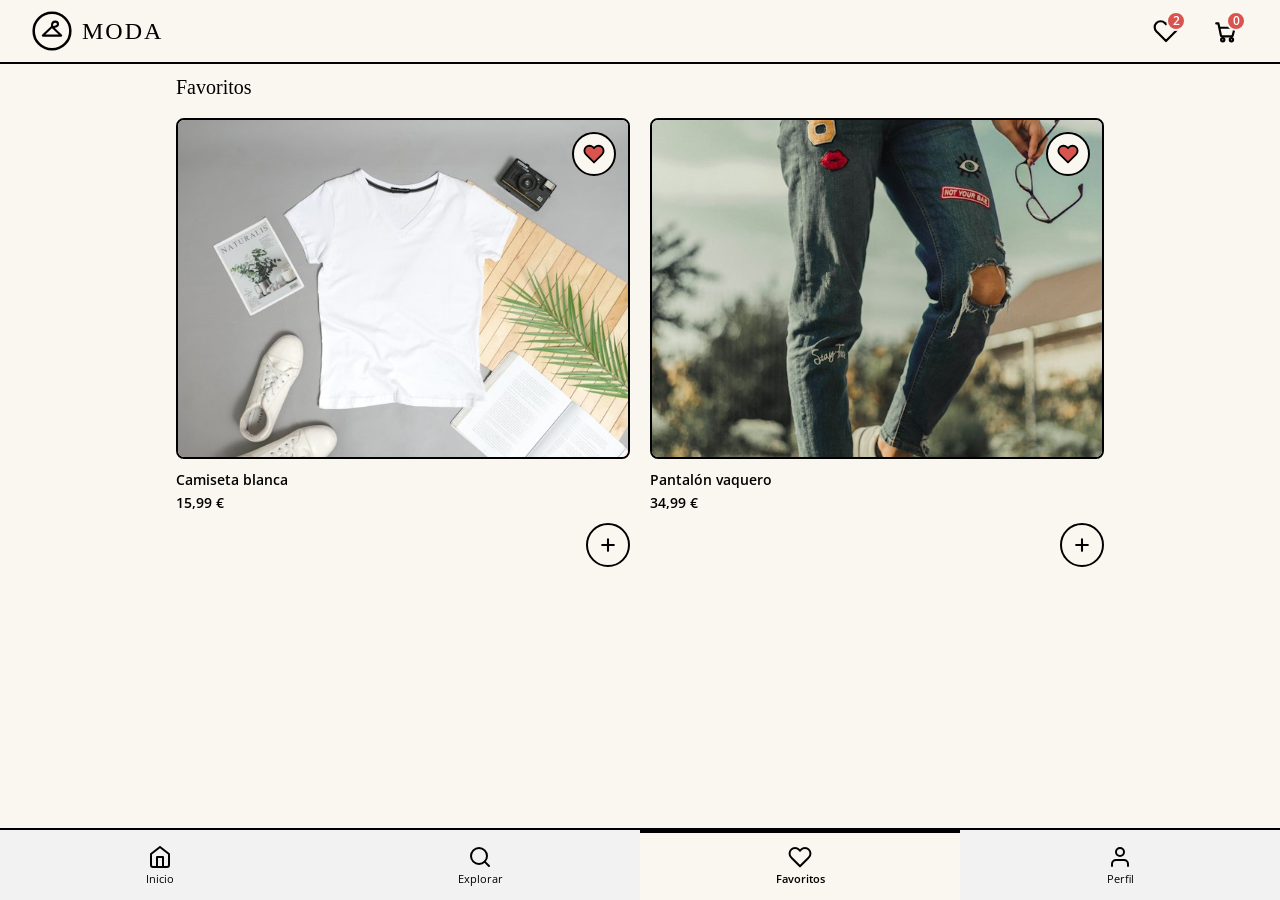
<file: favoritos.html>
<!DOCTYPE html>
<html lang="es">
<head>
  <meta charset="UTF-8">
  <meta name="viewport" content="width=device-width, initial-scale=1.0">
  <meta name="description" content="Favoritos de la tienda online de ropa — práctica DIW UT1 PR1.">
  <!-- Imágenes de producto: Unsplash (uso libre) -->
  <title>Favoritos · Tienda PR1</title>
  <link rel="preconnect" href="https://fonts.googleapis.com">
  <link rel="preconnect" href="https://fonts.gstatic.com" crossorigin>
  <link href="https://fonts.googleapis.com/css2?family=Emberley&family=Open+Sans:wght@400;600&display=swap" rel="stylesheet">
  <link rel="stylesheet" href="css/base.css">
  <link rel="stylesheet" href="css/pantallas.css">
</head>
<body>
  <a class="saltar" href="#contenido">Saltar al contenido</a>

  <header class="cabecera">
    <a class="cabecera__logo" href="index.html" aria-label="MODA — ir a la portada">
      <svg class="logo__icono" viewBox="0 0 48 48" aria-hidden="true">
        <circle cx="24" cy="24" r="22" fill="#FAF6F0" stroke="#000000" stroke-width="3"></circle>
        <g fill="none" stroke="#000000" stroke-width="2.5" stroke-linecap="round" stroke-linejoin="round">
          <path d="M24 17.5c0-3 1.8-4.7 4-4.7 1.9 0 3.2 1.4 3.2 3.2 0 2.8-7.2 4.6-7.2 1.5"></path>
          <path d="M24 19 13 29.5h22L24 19z"></path>
        </g>
      </svg>
      <span class="logo__texto">MODA</span>
    </a>
    <a class="cabecera__fav" href="favoritos.html" aria-label="Ver favoritos">
      <svg class="cabecera__icono" viewBox="0 0 24 24" fill="none" stroke="currentColor" stroke-width="2" stroke-linecap="round" stroke-linejoin="round" aria-hidden="true">
        <path d="M20.84 4.61a5.5 5.5 0 0 0-7.78 0L12 5.67l-1.06-1.06a5.5 5.5 0 0 0-7.78 7.78l1.06 1.06L12 21.23l7.78-7.78 1.06-1.06a5.5 5.5 0 0 0 0-7.78z"></path>
      </svg>
      <span class="cabecera__badge" aria-hidden="true">0</span>
    </a>
    <a class="cabecera__carrito" href="carrito.html" aria-label="Ver carrito de compra">
      <svg class="cabecera__icono" viewBox="0 0 24 24" fill="none" stroke="currentColor" stroke-width="2" stroke-linecap="round" stroke-linejoin="round" aria-hidden="true">
        <circle cx="9" cy="20" r="1.5"></circle>
        <circle cx="17" cy="20" r="1.5"></circle>
        <path d="M3 5h2l2.3 11.1a1 1 0 0 0 1 .9h8.9a1 1 0 0 0 1-.8L20 9H6"></path>
      </svg>
      <span class="cabecera__badge" aria-hidden="true">0</span>
    </a>
  </header>

  <main id="contenido" class="contenedor">
    <h1 class="titulo-pantalla">Favoritos</h1>

    <!-- Las tarjetas se renderizan con JS (js/app.js) a partir de localStorage: diw.favs -->
    <ul class="fav-grid" id="lista-favoritos"></ul>

    <!-- Estado vacío: visible solo si no queda ninguna tarjeta -->
    <div class="estado-vacio estado-vacio--favoritos" hidden>
      <svg viewBox="0 0 24 24" fill="none" stroke="currentColor" stroke-width="2" stroke-linecap="round" stroke-linejoin="round" aria-hidden="true">
        <path d="M20.84 4.61a5.5 5.5 0 0 0-7.78 0L12 5.67l-1.06-1.06a5.5 5.5 0 0 0-7.78 7.78l1.06 1.06L12 21.23l7.78-7.78 1.06-1.06a5.5 5.5 0 0 0 0-7.78z"></path>
      </svg>
      <p>No tienes productos guardados</p>
    </div>
  </main>

  <nav class="nav-inferior" aria-label="Navegación principal">
    <a class="nav-inferior__tab" href="index.html">
      <svg viewBox="0 0 24 24" fill="none" stroke="currentColor" stroke-width="2" stroke-linecap="round" stroke-linejoin="round" aria-hidden="true">
        <path d="M3 9l9-7 9 7v11a2 2 0 0 1-2 2H5a2 2 0 0 1-2-2z"></path>
        <polyline points="9 22 9 12 15 12 15 22"></polyline>
      </svg>
      <span>Inicio</span>
    </a>
    <a class="nav-inferior__tab" href="explorar.html">
      <svg viewBox="0 0 24 24" fill="none" stroke="currentColor" stroke-width="2" stroke-linecap="round" stroke-linejoin="round" aria-hidden="true">
        <circle cx="11" cy="11" r="8"></circle>
        <line x1="21" y1="21" x2="16.65" y2="16.65"></line>
      </svg>
      <span>Explorar</span>
    </a>
    <a class="nav-inferior__tab" href="favoritos.html" aria-current="page">
      <svg viewBox="0 0 24 24" fill="none" stroke="currentColor" stroke-width="2" stroke-linecap="round" stroke-linejoin="round" aria-hidden="true">
        <path d="M20.84 4.61a5.5 5.5 0 0 0-7.78 0L12 5.67l-1.06-1.06a5.5 5.5 0 0 0-7.78 7.78l1.06 1.06L12 21.23l7.78-7.78 1.06-1.06a5.5 5.5 0 0 0 0-7.78z"></path>
      </svg>
      <span>Favoritos</span>
    </a>
    <a class="nav-inferior__tab" href="perfil.html">
      <svg viewBox="0 0 24 24" fill="none" stroke="currentColor" stroke-width="2" stroke-linecap="round" stroke-linejoin="round" aria-hidden="true">
        <path d="M20 21v-2a4 4 0 0 0-4-4H8a4 4 0 0 0-4 4v2"></path>
        <circle cx="12" cy="7" r="4"></circle>
      </svg>
      <span>Perfil</span>
    </a>
  </nav>

  <script src="js/app.js"></script>
</body>
</html>
</file>
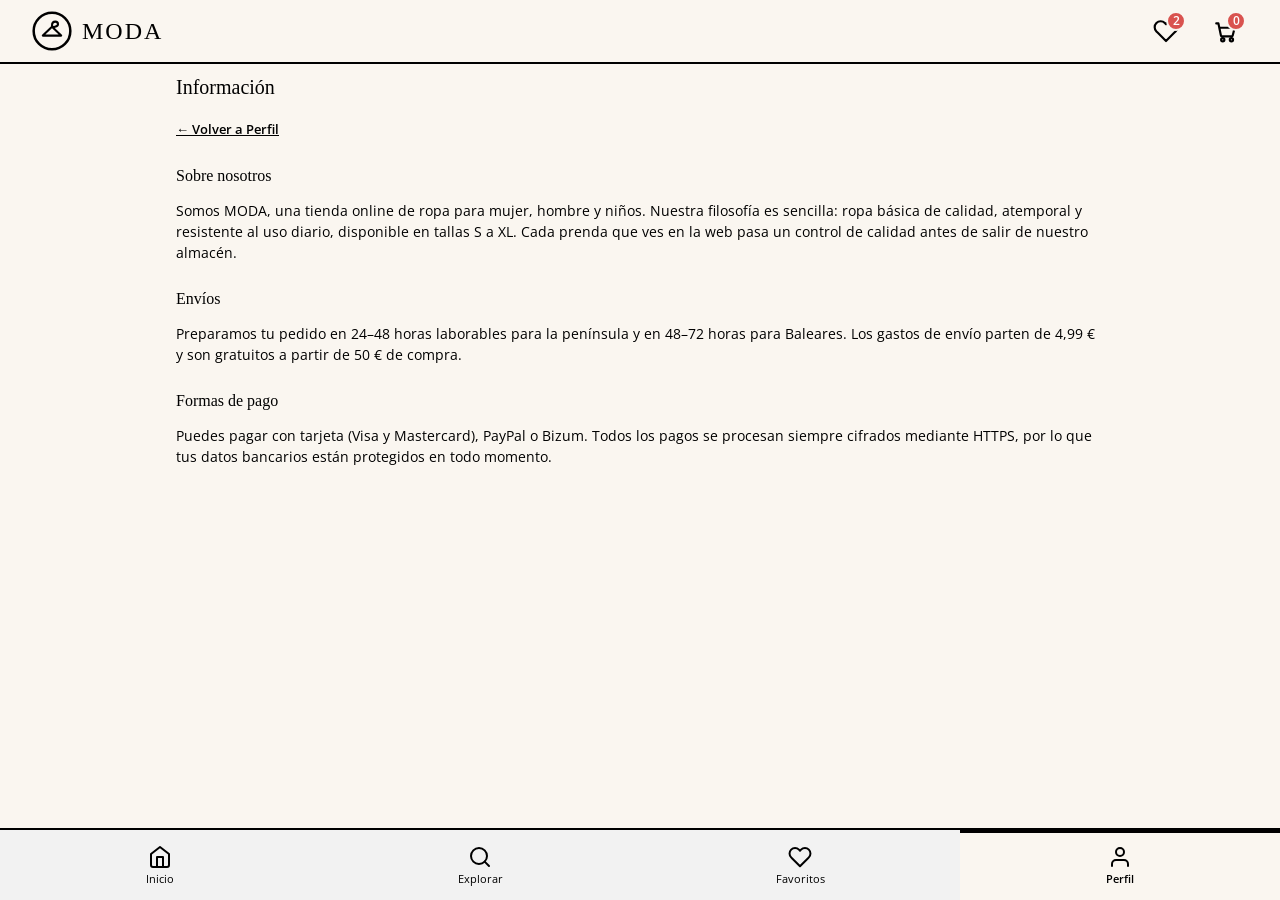
<file: informacion.html>
<!DOCTYPE html>
<html lang="es">
<head>
  <meta charset="UTF-8">
  <meta name="viewport" content="width=device-width, initial-scale=1.0">
  <meta name="description" content="Información de la tienda: sobre nosotros, envíos y formas de pago — práctica DIW UT1 PR1.">
  <title>Información · Tienda PR1</title>
  <link rel="preconnect" href="https://fonts.googleapis.com">
  <link rel="preconnect" href="https://fonts.gstatic.com" crossorigin>
  <link href="https://fonts.googleapis.com/css2?family=Emberley&family=Open+Sans:wght@400;600&display=swap" rel="stylesheet">
  <link rel="stylesheet" href="css/base.css">
  <link rel="stylesheet" href="css/pantallas.css">
</head>
<body>
  <a class="saltar" href="#contenido">Saltar al contenido</a>

  <header class="cabecera">
    <a class="cabecera__logo" href="index.html" aria-label="MODA — ir a la portada">
      <svg class="logo__icono" viewBox="0 0 48 48" aria-hidden="true">
        <circle cx="24" cy="24" r="22" fill="#FAF6F0" stroke="#000000" stroke-width="3"></circle>
        <g fill="none" stroke="#000000" stroke-width="2.5" stroke-linecap="round" stroke-linejoin="round">
          <path d="M24 17.5c0-3 1.8-4.7 4-4.7 1.9 0 3.2 1.4 3.2 3.2 0 2.8-7.2 4.6-7.2 1.5"></path>
          <path d="M24 19 13 29.5h22L24 19z"></path>
        </g>
      </svg>
      <span class="logo__texto">MODA</span>
    </a>
    <a class="cabecera__fav" href="favoritos.html" aria-label="Ver favoritos">
      <svg class="cabecera__icono" viewBox="0 0 24 24" fill="none" stroke="currentColor" stroke-width="2" stroke-linecap="round" stroke-linejoin="round" aria-hidden="true">
        <path d="M20.84 4.61a5.5 5.5 0 0 0-7.78 0L12 5.67l-1.06-1.06a5.5 5.5 0 0 0-7.78 7.78l1.06 1.06L12 21.23l7.78-7.78 1.06-1.06a5.5 5.5 0 0 0 0-7.78z"></path>
      </svg>
      <span class="cabecera__badge" aria-hidden="true">0</span>
    </a>
    <a class="cabecera__carrito" href="carrito.html" aria-label="Ver carrito de compra">
      <svg class="cabecera__icono" viewBox="0 0 24 24" fill="none" stroke="currentColor" stroke-width="2" stroke-linecap="round" stroke-linejoin="round" aria-hidden="true">
        <circle cx="9" cy="20" r="1.5"></circle>
        <circle cx="17" cy="20" r="1.5"></circle>
        <path d="M3 5h2l2.3 11.1a1 1 0 0 0 1 .9h8.9a1 1 0 0 0 1-.8L20 9H6"></path>
      </svg>
      <span class="cabecera__badge" aria-hidden="true">0</span>
    </a>
  </header>

  <main id="contenido" class="contenedor pagina-texto">
    <h1 class="titulo-pantalla">Información</h1>
    <a class="enlace-volver" href="perfil.html">← Volver a Perfil</a>

    <section class="bloque" aria-labelledby="sobre-nosotros">
      <h2 class="bloque__titulo" id="sobre-nosotros">Sobre nosotros</h2>
      <p>Somos MODA, una tienda online de ropa para mujer, hombre y niños. Nuestra filosofía es sencilla: ropa básica de calidad, atemporal y resistente al uso diario, disponible en tallas S a XL. Cada prenda que ves en la web pasa un control de calidad antes de salir de nuestro almacén.</p>
    </section>

    <section class="bloque" aria-labelledby="envios">
      <h2 class="bloque__titulo" id="envios">Envíos</h2>
      <p>Preparamos tu pedido en 24–48 horas laborables para la península y en 48–72 horas para Baleares. Los gastos de envío parten de 4,99 € y son gratuitos a partir de 50 € de compra.</p>
    </section>

    <section class="bloque" aria-labelledby="formas-pago">
      <h2 class="bloque__titulo" id="formas-pago">Formas de pago</h2>
      <p>Puedes pagar con tarjeta (Visa y Mastercard), PayPal o Bizum. Todos los pagos se procesan siempre cifrados mediante HTTPS, por lo que tus datos bancarios están protegidos en todo momento.</p>
    </section>
  </main>

  <nav class="nav-inferior" aria-label="Navegación principal">
    <a class="nav-inferior__tab" href="index.html">
      <svg viewBox="0 0 24 24" fill="none" stroke="currentColor" stroke-width="2" stroke-linecap="round" stroke-linejoin="round" aria-hidden="true">
        <path d="M3 9l9-7 9 7v11a2 2 0 0 1-2 2H5a2 2 0 0 1-2-2z"></path>
        <polyline points="9 22 9 12 15 12 15 22"></polyline>
      </svg>
      <span>Inicio</span>
    </a>
    <a class="nav-inferior__tab" href="explorar.html">
      <svg viewBox="0 0 24 24" fill="none" stroke="currentColor" stroke-width="2" stroke-linecap="round" stroke-linejoin="round" aria-hidden="true">
        <circle cx="11" cy="11" r="8"></circle>
        <line x1="21" y1="21" x2="16.65" y2="16.65"></line>
      </svg>
      <span>Explorar</span>
    </a>
    <a class="nav-inferior__tab" href="favoritos.html">
      <svg viewBox="0 0 24 24" fill="none" stroke="currentColor" stroke-width="2" stroke-linecap="round" stroke-linejoin="round" aria-hidden="true">
        <path d="M20.84 4.61a5.5 5.5 0 0 0-7.78 0L12 5.67l-1.06-1.06a5.5 5.5 0 0 0-7.78 7.78l1.06 1.06L12 21.23l7.78-7.78 1.06-1.06a5.5 5.5 0 0 0 0-7.78z"></path>
      </svg>
      <span>Favoritos</span>
    </a>
    <a class="nav-inferior__tab" href="perfil.html" aria-current="page">
      <svg viewBox="0 0 24 24" fill="none" stroke="currentColor" stroke-width="2" stroke-linecap="round" stroke-linejoin="round" aria-hidden="true">
        <path d="M20 21v-2a4 4 0 0 0-4-4H8a4 4 0 0 0-4 4v2"></path>
        <circle cx="12" cy="7" r="4"></circle>
      </svg>
      <span>Perfil</span>
    </a>
  </nav>

  <script src="js/app.js"></script>
</body>
</html>
</file>
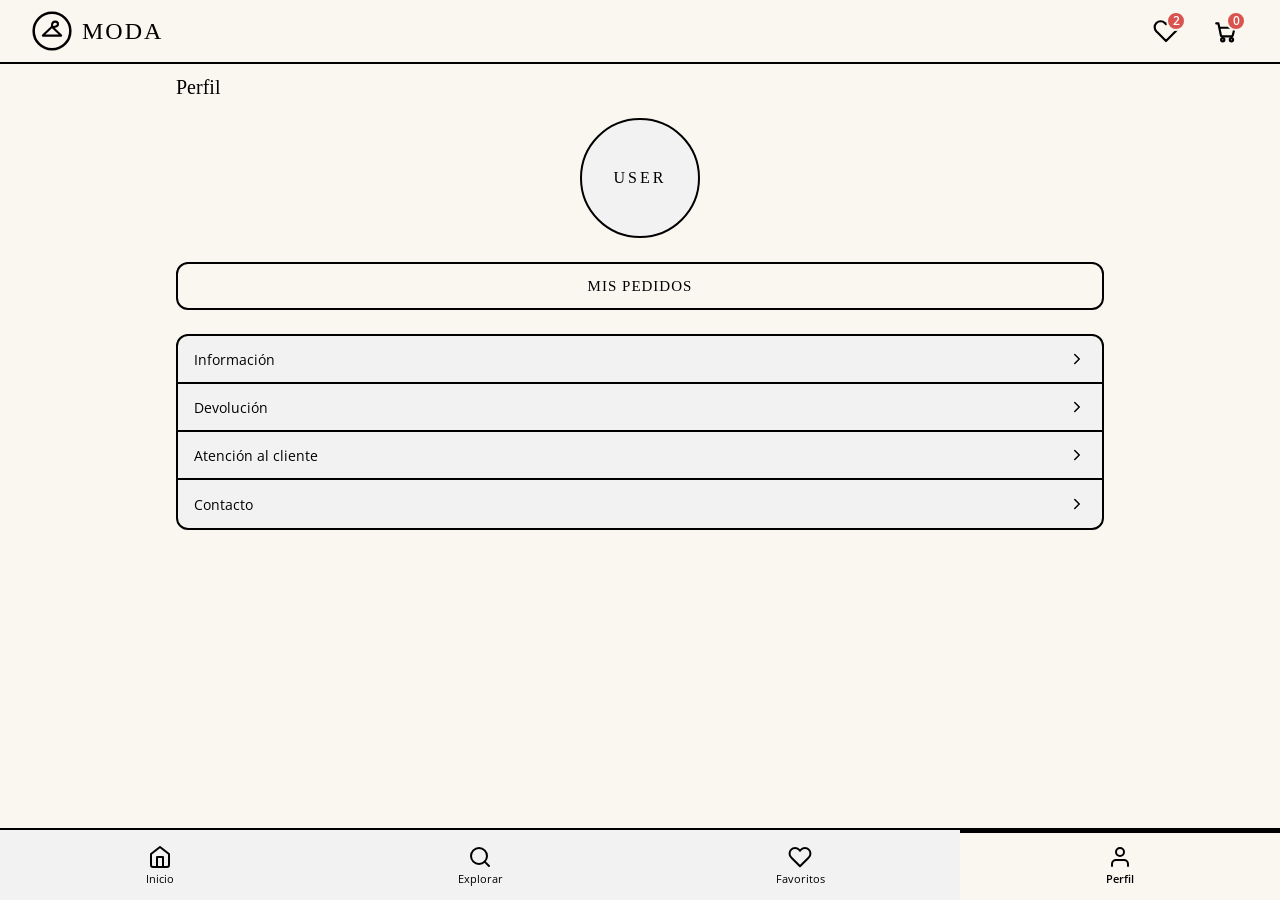
<file: perfil.html>
<!DOCTYPE html>
<html lang="es">
<head>
  <meta charset="UTF-8">
  <meta name="viewport" content="width=device-width, initial-scale=1.0">
  <meta name="description" content="Perfil de usuario de la tienda online de ropa — práctica DIW UT1 PR1.">
  <!-- Imágenes de producto: Unsplash (uso libre) -->
  <title>Perfil · Tienda PR1</title>
  <link rel="preconnect" href="https://fonts.googleapis.com">
  <link rel="preconnect" href="https://fonts.gstatic.com" crossorigin>
  <link href="https://fonts.googleapis.com/css2?family=Emberley&family=Open+Sans:wght@400;600&display=swap" rel="stylesheet">
  <link rel="stylesheet" href="css/base.css">
  <link rel="stylesheet" href="css/pantallas.css">
</head>
<body>
  <a class="saltar" href="#contenido">Saltar al contenido</a>

  <header class="cabecera">
    <a class="cabecera__logo" href="index.html" aria-label="MODA — ir a la portada">
      <svg class="logo__icono" viewBox="0 0 48 48" aria-hidden="true">
        <circle cx="24" cy="24" r="22" fill="#FAF6F0" stroke="#000000" stroke-width="3"></circle>
        <g fill="none" stroke="#000000" stroke-width="2.5" stroke-linecap="round" stroke-linejoin="round">
          <path d="M24 17.5c0-3 1.8-4.7 4-4.7 1.9 0 3.2 1.4 3.2 3.2 0 2.8-7.2 4.6-7.2 1.5"></path>
          <path d="M24 19 13 29.5h22L24 19z"></path>
        </g>
      </svg>
      <span class="logo__texto">MODA</span>
    </a>
    <a class="cabecera__fav" href="favoritos.html" aria-label="Ver favoritos">
      <svg class="cabecera__icono" viewBox="0 0 24 24" fill="none" stroke="currentColor" stroke-width="2" stroke-linecap="round" stroke-linejoin="round" aria-hidden="true">
        <path d="M20.84 4.61a5.5 5.5 0 0 0-7.78 0L12 5.67l-1.06-1.06a5.5 5.5 0 0 0-7.78 7.78l1.06 1.06L12 21.23l7.78-7.78 1.06-1.06a5.5 5.5 0 0 0 0-7.78z"></path>
      </svg>
      <span class="cabecera__badge" aria-hidden="true">0</span>
    </a>
    <a class="cabecera__carrito" href="carrito.html" aria-label="Ver carrito de compra">
      <svg class="cabecera__icono" viewBox="0 0 24 24" fill="none" stroke="currentColor" stroke-width="2" stroke-linecap="round" stroke-linejoin="round" aria-hidden="true">
        <circle cx="9" cy="20" r="1.5"></circle>
        <circle cx="17" cy="20" r="1.5"></circle>
        <path d="M3 5h2l2.3 11.1a1 1 0 0 0 1 .9h8.9a1 1 0 0 0 1-.8L20 9H6"></path>
      </svg>
      <span class="cabecera__badge" aria-hidden="true">0</span>
    </a>
  </header>

  <main id="contenido" class="contenedor">
    <h1 class="titulo-pantalla">Perfil</h1>

    <!-- Avatar circular USER -->
    <div class="avatar" role="img" aria-label="Avatar del usuario">USER</div>

    <button type="button" class="btn-ancho">Mis pedidos</button>

    <!-- Enlaces secundarios -->
    <nav class="lista-links" aria-label="Opciones de cuenta">
      <a class="lista-links__item" href="informacion.html">
        <span>Información</span>
        <svg class="lista-links__chevron" viewBox="0 0 24 24" fill="none" stroke="currentColor" stroke-width="2" stroke-linecap="round" stroke-linejoin="round" aria-hidden="true"><path d="M9 18l6-6-6-6"></path></svg>
      </a>
      <a class="lista-links__item" href="devolucion.html">
        <span>Devolución</span>
        <svg class="lista-links__chevron" viewBox="0 0 24 24" fill="none" stroke="currentColor" stroke-width="2" stroke-linecap="round" stroke-linejoin="round" aria-hidden="true"><path d="M9 18l6-6-6-6"></path></svg>
      </a>
      <a class="lista-links__item" href="atencion-al-cliente.html">
        <span>Atención al cliente</span>
        <svg class="lista-links__chevron" viewBox="0 0 24 24" fill="none" stroke="currentColor" stroke-width="2" stroke-linecap="round" stroke-linejoin="round" aria-hidden="true"><path d="M9 18l6-6-6-6"></path></svg>
      </a>
      <a class="lista-links__item" href="contacto.html">
        <span>Contacto</span>
        <svg class="lista-links__chevron" viewBox="0 0 24 24" fill="none" stroke="currentColor" stroke-width="2" stroke-linecap="round" stroke-linejoin="round" aria-hidden="true"><path d="M9 18l6-6-6-6"></path></svg>
      </a>
    </nav>
  </main>

  <nav class="nav-inferior" aria-label="Navegación principal">
    <a class="nav-inferior__tab" href="index.html">
      <svg viewBox="0 0 24 24" fill="none" stroke="currentColor" stroke-width="2" stroke-linecap="round" stroke-linejoin="round" aria-hidden="true">
        <path d="M3 9l9-7 9 7v11a2 2 0 0 1-2 2H5a2 2 0 0 1-2-2z"></path>
        <polyline points="9 22 9 12 15 12 15 22"></polyline>
      </svg>
      <span>Inicio</span>
    </a>
    <a class="nav-inferior__tab" href="explorar.html">
      <svg viewBox="0 0 24 24" fill="none" stroke="currentColor" stroke-width="2" stroke-linecap="round" stroke-linejoin="round" aria-hidden="true">
        <circle cx="11" cy="11" r="8"></circle>
        <line x1="21" y1="21" x2="16.65" y2="16.65"></line>
      </svg>
      <span>Explorar</span>
    </a>
    <a class="nav-inferior__tab" href="favoritos.html">
      <svg viewBox="0 0 24 24" fill="none" stroke="currentColor" stroke-width="2" stroke-linecap="round" stroke-linejoin="round" aria-hidden="true">
        <path d="M20.84 4.61a5.5 5.5 0 0 0-7.78 0L12 5.67l-1.06-1.06a5.5 5.5 0 0 0-7.78 7.78l1.06 1.06L12 21.23l7.78-7.78 1.06-1.06a5.5 5.5 0 0 0 0-7.78z"></path>
      </svg>
      <span>Favoritos</span>
    </a>
    <a class="nav-inferior__tab" href="perfil.html" aria-current="page">
      <svg viewBox="0 0 24 24" fill="none" stroke="currentColor" stroke-width="2" stroke-linecap="round" stroke-linejoin="round" aria-hidden="true">
        <path d="M20 21v-2a4 4 0 0 0-4-4H8a4 4 0 0 0-4 4v2"></path>
        <circle cx="12" cy="7" r="4"></circle>
      </svg>
      <span>Perfil</span>
    </a>
  </nav>

  <script src="js/app.js"></script>
</body>
</html>
</file>
<file: css/base.css>
/* ==========================================================
   DIW · UT1 PR1 — Tienda online de ropa (mobile-first)
   base.css — variables, tipografía y layout común
   (cabecera fija + barra de navegación inferior)
   BEM + mobile-first · WCAG 2.1 AA
   ========================================================== */

/* ---------- Variables ---------- */
:root {
  /* Paleta */
  --negro: #000000;
  --beige: #FAF6F0;
  --gris: #F2F2F2;
  --rojo: #D9534F;

  /* Tipografías */
  --fuente-titulos: 'Emberley', cursive;
  --fuente-texto: 'Open Sans', sans-serif;

  /* Layout */
  --alto-cabecera: 64px;
  --alto-nav: 72px;
  --ancho-max: 992px;
  --radio: 12px;
}

/* ---------- Reset ---------- */
*,
*::before,
*::after {
  box-sizing: border-box;
}

[hidden] {
  display: none !important;
}

html {
  -webkit-text-size-adjust: 100%;
}

body {
  margin: 0;
  background-color: var(--beige);
  color: var(--negro);
  font-family: var(--fuente-texto);
  font-size: 14px;
  line-height: 1.5;
  /* hueco para cabecera y barra inferior (fijas) */
  padding-top: calc(var(--alto-cabecera) + 8px);
  padding-bottom: calc(var(--alto-nav) + 12px);
}

h1,
h2,
h3,
h4 {
  margin: 0;
  font-weight: 400;
  font-family: var(--fuente-titulos);
}

p {
  margin: 0;
}

img,
svg {
  display: block;
}

button {
  cursor: pointer;
  touch-action: manipulation;
}

a {
  color: inherit;
}

:focus-visible {
  outline: 3px solid var(--negro);
  outline-offset: 2px;
}

/* ---------- Utilidades ---------- */
.sr-only {
  position: absolute;
  width: 1px;
  height: 1px;
  margin: -1px;
  padding: 0;
  overflow: hidden;
  clip: rect(0, 0, 0, 0);
  white-space: nowrap;
  border: 0;
}

/* Enlace "saltar al contenido" */
.saltar {
  position: absolute;
  top: -100px;
  left: 16px;
  z-index: 100;
  padding: 10px 16px;
  background: var(--negro);
  color: var(--beige);
  text-decoration: none;
  font-weight: 600;
  border-radius: 0 0 var(--radio) var(--radio);
}

.saltar:focus {
  top: 0;
}

/* ---------- Contenedor ---------- */
.contenedor {
  width: 100%;
  max-width: var(--ancho-max);
  margin-inline: auto;
  padding: 0 16px 24px;
}

/* Título de pantalla (Emberley 20px) */
.titulo-pantalla {
  font-size: 20px;
  margin-bottom: 16px;
}

/* ---------- Cabecera fija ---------- */
.cabecera {
  position: fixed;
  top: 0;
  left: 0;
  right: 0;
  height: var(--alto-cabecera);
  z-index: 20;
  display: flex;
  align-items: center;
  justify-content: space-between;
  gap: 16px;
  padding: 0 16px;
  background-color: var(--beige);
  border-bottom: 2px solid var(--negro);
}

/* Logo de marca: insignia (SVG) + wordmark */
.cabecera__logo {
  display: inline-flex;
  align-items: center;
  gap: 10px;
  line-height: 1;
  text-decoration: none;
}

.logo__icono {
  width: 36px;
  height: 36px;
  flex: none;
}

.logo__texto {
  font-family: var(--fuente-titulos);
  font-size: 22px;
  letter-spacing: 2px;
}

/* Enlaces a carrito y favoritos: target táctil de 44px */
.cabecera__carrito,
.cabecera__fav {
  position: relative;
  display: inline-flex;
  align-items: center;
  justify-content: center;
  width: 44px;
  height: 44px;
  border-radius: 50%;
  text-decoration: none;
}

/* El corazón se agrupa junto al carrito (a su izquierda) */
.cabecera__fav {
  margin-left: auto;
}

.cabecera__icono {
  width: 26px;
  height: 26px;
}

/* Badge contador (rojo, texto blanco) */
.cabecera__badge {
  position: absolute;
  top: 2px;
  right: 2px;
  min-width: 20px;
  height: 20px;
  padding: 0 4px;
  display: inline-flex;
  align-items: center;
  justify-content: center;
  background-color: var(--rojo);
  color: #ffffff;
  font-family: var(--fuente-texto);
  font-size: 12px;
  font-weight: 600;
  line-height: 1;
  border: 2px solid var(--beige);
  border-radius: 999px;
}

/* ---------- Barra inferior fija ---------- */
.nav-inferior {
  position: fixed;
  bottom: 0;
  left: 0;
  right: 0;
  height: var(--alto-nav);
  z-index: 20;
  display: grid;
  grid-template-columns: repeat(4, 1fr);
  background-color: var(--gris);
  border-top: 2px solid var(--negro);
}

.nav-inferior__tab {
  display: flex;
  flex-direction: column;
  align-items: center;
  justify-content: center;
  gap: 3px;
  min-height: 44px;
  text-decoration: none;
  font-size: 11px;
  line-height: 1.2;
  color: var(--negro);
}

.nav-inferior__tab svg {
  width: 24px;
  height: 24px;
}

/* Tab activa (aria-current="page") */
.nav-inferior__tab[aria-current="page"] {
  font-weight: 600;
  background-color: var(--beige);
  box-shadow: inset 0 3px 0 var(--negro);
}

/* ---------- Media queries de layout común ---------- */
@media (min-width: 600px) {
  .contenedor {
    padding: 0 24px 32px;
  }
}

@media (min-width: 992px) {
  /* Cabecera algo más amplia */
  .cabecera {
    padding: 0 32px;
  }

  /* Logo algo mayor */
  .logo__icono {
    width: 40px;
    height: 40px;
  }

  .logo__texto {
    font-size: 24px;
  }

  .contenedor {
    padding: 0 32px 48px;
  }
}
</file>
<file: css/pantallas.css>
/* ==========================================================
   DIW · UT1 PR1 — pantallas.css
   Componentes de cada vista + media queries (mobile-first)
   ========================================================== */

/* ---------- Imágenes de producto ---------- */
.prod__media img,
.tarjeta-fav__media img {
  width: 100%;
  height: 100%;
  object-fit: cover;
  display: block;
}

/* ---------- Banner ---------- */
.banner {
  position: relative;
  overflow: hidden;
  min-height: 180px;
  margin-bottom: 24px;
  background-color: var(--gris);
  border: 2px solid var(--negro);
  border-radius: var(--radio);
}

.banner__img {
  width: 100%;
  min-height: 180px;
  object-fit: cover;
  display: block;
}

/* Etiqueta superpuesta (fondo semitransparente para legibilidad) */
.banner__etiqueta {
  position: absolute;
  left: 50%;
  top: 50%;
  transform: translate(-50%, -50%);
  padding: 10px 18px;
  background-color: rgba(0, 0, 0, 0.6);
  color: var(--beige);
  font-family: var(--fuente-titulos);
  font-size: 20px;
  letter-spacing: 3px;
  border-radius: var(--radio);
  white-space: nowrap;
  text-align: center;
}

/* ---------- Fila de bloques (Ofertas + Productos) ---------- */
.fila-bloques {
  display: grid;
  grid-template-columns: 1fr;
  gap: 24px;
  margin-bottom: 24px;
}

.bloque__titulo {
  font-size: 16px;
  margin-bottom: 12px;
}

/* ---------- Grids de productos ---------- */
.grid-prod {
  display: grid;
  grid-template-columns: repeat(2, 1fr);
  gap: 16px 12px;
}

/* ---------- Tarjeta de producto ---------- */
.prod {
  display: flex;
  flex-direction: column;
  gap: 6px;
}

.prod__media {
  position: relative;
  aspect-ratio: 1 / 1;
  overflow: hidden;
  border: 2px solid var(--negro);
  border-radius: 8px;
  background-color: var(--gris);
}

.prod__nombre {
  font-family: var(--fuente-texto);
  font-size: 14px;
  font-weight: 600;
}

.prod__precio {
  font-size: 14px;
  font-weight: 600;
}

.prod__precio-antiguo {
  font-weight: 400;
  opacity: 0.55;
  margin-right: 6px;
}

/* Badge de descuento (rojo, texto blanco) */
.prod__badge {
  position: absolute;
  top: 8px;
  left: 8px;
  z-index: 1;
  padding: 3px 8px;
  background-color: var(--rojo);
  color: #ffffff;
  font-family: var(--fuente-texto);
  font-size: 12px;
  font-weight: 600;
  line-height: 1.2;
  border: 2px solid var(--negro);
  border-radius: 999px;
}

/* Botón de añadir (redondo, superpuesto a la foto; bajo el corazón) */
.prod__add {
  position: absolute;
  top: 60px;
  right: 8px;
  z-index: 1;
  width: 44px;
  height: 44px;
  display: flex;
  align-items: center;
  justify-content: center;
  background-color: var(--beige);
  border: 2px solid var(--negro);
  border-radius: 50%;
  color: var(--negro);
  padding: 0;
}

.prod__add svg {
  width: 20px;
  height: 20px;
}

.prod__add:hover {
  background-color: var(--gris);
}

/* Precio final de oferta: rojo y negrita (solo artículos en oferta) */
.prod__precio-final {
  color: var(--rojo);
  font-weight: 600;
}

/* Botón de favorito (corazón, arriba-derecha de la foto) */
.prod__fav {
  position: absolute;
  top: 8px;
  right: 8px;
  z-index: 2;
  width: 44px;
  height: 44px;
  display: flex;
  align-items: center;
  justify-content: center;
  background-color: var(--beige);
  border: 2px solid var(--negro);
  border-radius: 50%;
  color: var(--negro);
  padding: 0;
  cursor: pointer;
}

.prod__fav svg {
  width: 20px;
  height: 20px;
}

.prod__fav:hover {
  background-color: var(--gris);
}

/* Estado activo: corazón relleno rojo */
.prod__fav.is-fav svg {
  fill: var(--rojo);
}

/* ---------- Explorar: buscador + filtro ---------- */
.buscador {
  display: flex;
  gap: 8px;
  margin-bottom: 16px;
}

.buscador__input {
  flex: 1;
  min-width: 0;
  min-height: 44px;
  padding: 0 14px;
  background-color: var(--gris);
  border: 2px solid var(--negro);
  border-radius: var(--radio);
  font-family: var(--fuente-texto);
  font-size: 13px;
  color: var(--negro);
}

.buscador__input::placeholder {
  color: rgba(0, 0, 0, 0.6);
  letter-spacing: 1px;
}

.buscador__input:focus-visible {
  outline: 3px solid var(--negro);
  outline-offset: 2px;
}

/* Botón Filtro (Emberley 15px) */
.buscador__filtro {
  min-height: 44px;
  padding: 0 18px;
  background-color: var(--beige);
  border: 2px solid var(--negro);
  border-radius: var(--radio);
  font-family: var(--fuente-titulos);
  font-size: 15px;
  color: var(--negro);
}

.buscador__filtro:hover {
  background-color: var(--gris);
}

/* Panel de filtro (oculto por defecto) */
.panel-filtro {
  padding: 12px 16px;
  margin-bottom: 24px;
  background-color: var(--gris);
  border: 2px solid var(--negro);
  border-radius: var(--radio);
}

.panel-filtro__fieldset {
  margin: 0;
  padding: 0;
  border: 0;
}

.panel-filtro__titulo {
  font-family: var(--fuente-titulos);
  font-size: 16px;
  margin-bottom: 8px;
  padding: 0;
}

.panel-filtro__opcion {
  display: flex;
  align-items: center;
  gap: 10px;
  min-height: 44px;
  font-size: 13px;
  font-weight: 600;
}

.panel-filtro__checkbox {
  width: 20px;
  height: 20px;
  margin: 0;
  accent-color: var(--rojo);
}

/* ---------- Secciones de categorías (Explorar) ---------- */
.seccion {
  margin-bottom: 28px;
}

.seccion__titulo {
  font-size: 16px;
  margin-bottom: 12px;
}

/* ---------- Favoritos ---------- */
.fav-grid {
  list-style: none;
  margin: 0;
  padding: 0;
  display: grid;
  grid-template-columns: 1fr;
  gap: 20px;
}

.tarjeta-fav__media {
  position: relative;
  aspect-ratio: 4 / 3;
  overflow: hidden;
  border: 2px solid var(--negro);
  border-radius: 8px;
  background-color: var(--gris);
}

/* Corazón rojo relleno */
.tarjeta-fav__corazon {
  position: absolute;
  top: 12px;
  right: 12px;
  width: 44px;
  height: 44px;
  display: flex;
  align-items: center;
  justify-content: center;
  background-color: var(--beige);
  border: 2px solid var(--negro);
  border-radius: 50%;
  padding: 0;
}

.tarjeta-fav__corazon svg {
  width: 22px;
  height: 22px;
}

.tarjeta-fav__nombre {
  font-family: var(--fuente-texto);
  font-size: 14px;
  font-weight: 600;
  margin: 10px 0 2px;
}

.tarjeta-fav__precio {
  font-size: 14px;
  font-weight: 600;
}

.tarjeta-fav__acciones {
  display: flex;
  align-items: center;
  justify-content: flex-end;
  margin-top: 10px;
}

/* Botón redondo "+" */
.btn-redondo {
  width: 44px;
  height: 44px;
  display: flex;
  align-items: center;
  justify-content: center;
  background-color: var(--beige);
  border: 2px solid var(--negro);
  border-radius: 50%;
  color: var(--negro);
  padding: 0;
}

.btn-redondo svg {
  width: 20px;
  height: 20px;
}

/* ---------- Estados vacíos ---------- */
.estado-vacio {
  padding: 48px 16px;
  text-align: center;
  font-size: 14px;
}

.estado-vacio svg {
  width: 48px;
  height: 48px;
  margin: 0 auto 12px;
  opacity: 0.5;
}

.estado-vacio a {
  font-weight: 600;
}

/* ---------- Carrito ---------- */
.lista-carrito {
  list-style: none;
  margin: 0 0 24px;
  padding: 0;
  display: grid;
  gap: 12px;
}

.fila-carrito {
  display: grid;
  grid-template-columns: 72px 1fr auto;
  gap: 12px;
  align-items: center;
  padding: 12px;
  background-color: var(--gris);
  border: 2px solid var(--negro);
  border-radius: var(--radio);
}

.fila-carrito__img {
  width: 72px;
  height: 72px;
  object-fit: cover;
  background-color: var(--gris);
  border: 2px solid var(--negro);
  border-radius: 8px;
  display: block;
}

.fila-carrito__nombre {
  font-size: 14px;
  font-weight: 600;
  margin-bottom: 2px;
}

.fila-carrito__precio {
  font-size: 14px;
  margin-bottom: 10px;
}

/* Controles de cantidad */
.fila-carrito__cantidad {
  display: inline-flex;
  align-items: center;
  gap: 6px;
}

.fila-carrito__boton {
  width: 44px;
  height: 44px;
  display: flex;
  align-items: center;
  justify-content: center;
  background-color: var(--beige);
  border: 2px solid var(--negro);
  border-radius: 50%;
  font-family: var(--fuente-texto);
  font-size: 20px;
  font-weight: 600;
  line-height: 1;
  color: var(--negro);
  padding: 0;
}

.fila-carrito__num {
  min-width: 28px;
  text-align: center;
  font-size: 14px;
  font-weight: 600;
}

/* Botón X de eliminar (texto rojo) */
.fila-carrito__eliminar {
  justify-self: end;
  min-width: 44px;
  min-height: 44px;
  background: transparent;
  border: none;
  color: var(--rojo);
  font-size: 20px;
  font-weight: 700;
  line-height: 1;
  padding: 0;
}

/* Línea TOTAL (Emberley 18px, separada con borde superior) */
.total {
  display: flex;
  align-items: center;
  justify-content: space-between;
  padding: 16px 0;
  border-top: 2px solid var(--negro);
}

.total__etiqueta,
.total__valor {
  font-family: var(--fuente-titulos);
  font-size: 18px;
}

/* Botón FIN COMPRA (rojo, ancho completo, MAYÚSCULAS) */
.btn-fin {
  width: 100%;
  min-height: 48px;
  margin-top: 16px;
  background-color: var(--rojo);
  color: #ffffff;
  border: 2px solid var(--negro);
  border-radius: var(--radio);
  font-family: var(--fuente-titulos);
  font-size: 15px;
  letter-spacing: 2px;
  text-transform: uppercase;
}

.btn-fin:hover:not(:disabled) {
  filter: brightness(0.95);
}

.btn-fin:disabled {
  opacity: 0.5;
  cursor: not-allowed;
}

/* ---------- Perfil ---------- */
.avatar {
  width: 120px;
  height: 120px;
  margin: 8px auto 24px;
  display: flex;
  align-items: center;
  justify-content: center;
  background-color: var(--gris);
  border: 2px solid var(--negro);
  border-radius: 50%;
  font-family: var(--fuente-titulos);
  font-size: 16px;
  letter-spacing: 3px;
}

.btn-ancho {
  width: 100%;
  min-height: 48px;
  background-color: var(--beige);
  border: 2px solid var(--negro);
  border-radius: var(--radio);
  font-family: var(--fuente-titulos);
  font-size: 15px;
  letter-spacing: 1px;
  text-transform: uppercase;
  color: var(--negro);
}

.btn-ancho:hover {
  background-color: var(--gris);
}

/* Lista de enlaces secundarios */
.lista-links {
  margin-top: 24px;
  border: 2px solid var(--negro);
  border-radius: var(--radio);
  overflow: hidden;
  background-color: var(--gris);
}

.lista-links__item {
  display: flex;
  align-items: center;
  justify-content: space-between;
  gap: 12px;
  min-height: 48px;
  padding: 0 16px;
  text-decoration: none;
  font-size: 14px;
  border-bottom: 2px solid var(--negro);
}

.lista-links__item:last-child {
  border-bottom: 0;
}

.lista-links__item:hover {
  background-color: var(--beige);
}

.lista-links__chevron {
  width: 18px;
  height: 18px;
  flex: none;
}

/* ---------- Páginas de información (solo texto) ---------- */
.pagina-texto .bloque {
  margin-bottom: 24px;
}

/* Enlace "← Volver a Perfil" */
.enlace-volver {
  display: inline-block;
  margin-bottom: 24px;
  font-size: 13px;
  font-weight: 600;
  text-decoration: underline;
}

.enlace-volver:hover {
  color: var(--rojo);
}

/* Preguntas frecuentes (lista de definición) */
.faq dt {
  margin-top: 14px;
  font-weight: 600;
}

.faq dt:first-child {
  margin-top: 0;
}

.faq dd {
  margin: 4px 0 0;
}

/* Pasos del proceso (Devolución) */
.pasos {
  margin: 0;
  padding-left: 20px;
}

.pasos li {
  margin-bottom: 8px;
}

/* Nota al pie (Contacto) */
.nota-pie {
  margin-top: 32px;
  font-size: 12px;
  opacity: 0.7;
}

/* ---------- Media queries (mobile-first) ---------- */

/* Tablet ≥ 600px */
@media (min-width: 600px) {
  /* Bloques Ofertas/Productos en 2 columnas */
  .fila-bloques {
    grid-template-columns: 1fr 1fr;
    align-items: start;
  }

  .banner {
    min-height: 220px;
  }
}

/* Escritorio ≥ 992px */
@media (min-width: 992px) {
  /* Grids de productos a 3-4 columnas */
  .grid-prod {
    grid-template-columns: repeat(3, 1fr);
  }

  .grid-prod--ancho {
    grid-template-columns: repeat(4, 1fr);
  }

  /* Favoritos a 2 columnas */
  .fav-grid {
    grid-template-columns: repeat(2, 1fr);
  }
}
</file>
